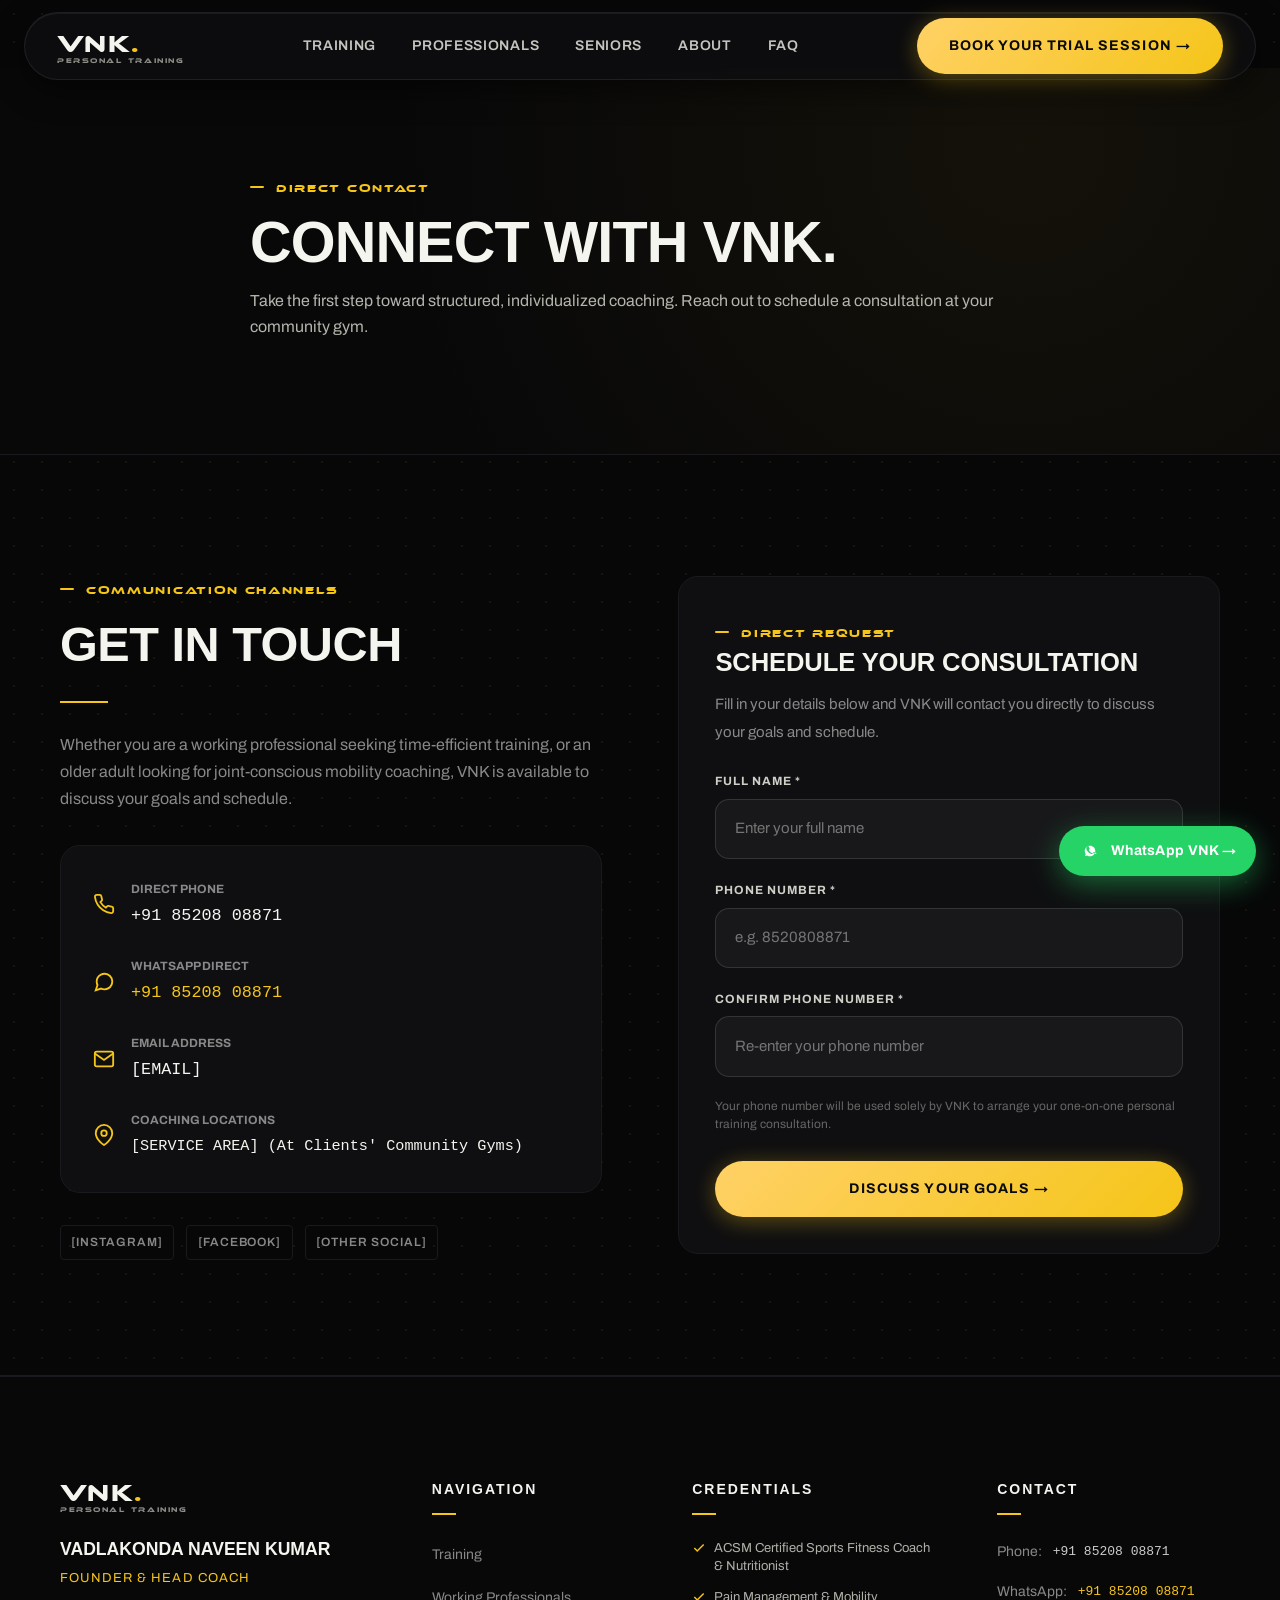
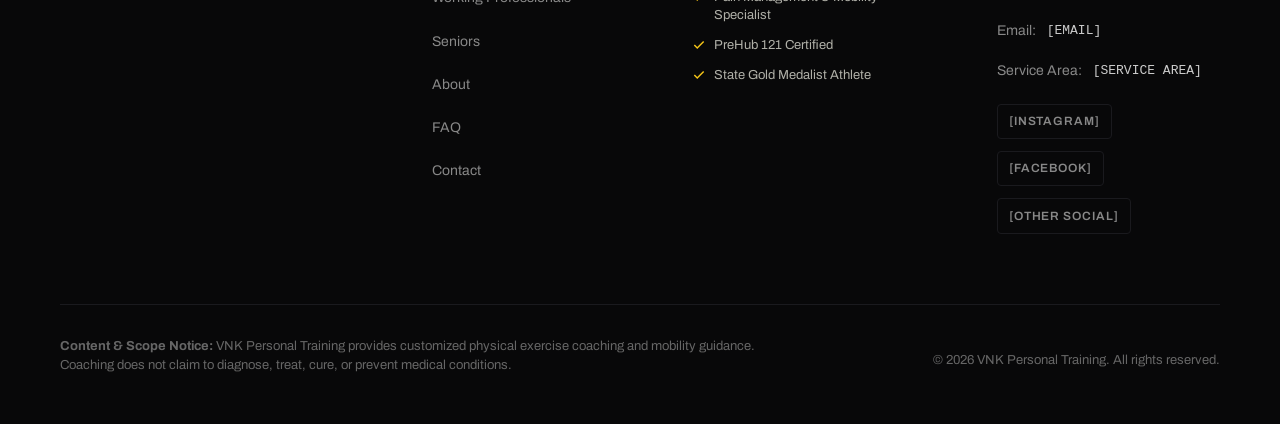
<file: contact.html>
<!DOCTYPE html>
<html lang="en">
<head>
  <meta charset="UTF-8">
  <meta name="viewport" content="width=device-width, initial-scale=1.0, viewport-fit=cover">
  <title>Contact &amp; Book Consultation | VNK Personal Training</title>
  <meta name="description" content="Get in touch with Vadlakonda Naveen Kumar (VNK) to arrange personalized one-on-one strength training at your community gym.">
  <meta name="theme-color" content="#0a0a0a">
  
    <!-- Fonts: Clash Display, Archivo -->
  <link rel="preconnect" href="https://api.fontshare.com">
  <link rel="preconnect" href="https://fonts.googleapis.com">
  <link rel="preconnect" href="https://fonts.gstatic.com" crossorigin>
  <link href="https://api.fontshare.com/v2/css?f[]=clash-display@400,500,600,700&display=swap" rel="stylesheet">
  <link href="https://fonts.googleapis.com/css2?family=Archivo:ital,wght@0,300;0,400;0,500;0,600;0,700;0,800;1,400;1,600&display=swap" rel="stylesheet">

  <!-- Styles -->
  <link rel="stylesheet" href="css/style.css">
</head>
<body>

  <!-- Site Header -->
  <header class="site-header" id="site-header">
    <div class="container header-inner">
      <a href="index.html" class="brand-logo" aria-label="VNK Personal Training Home">
        <span class="logo-main">VNK<span>.</span></span>
        <span class="logo-sub">Personal Training</span>
      </a>

      <nav class="desktop-nav" aria-label="Primary Navigation">
        <a href="personal-training.html" class="nav-link">Training</a>
        <a href="working-professionals.html" class="nav-link">Professionals</a>
        <a href="senior-strength-training.html" class="nav-link">Seniors</a>
        <a href="about.html" class="nav-link">About</a>
        <a href="faq.html" class="nav-link">FAQ</a>
      </nav>

      <div class="nav-actions">
        <button type="button" class="btn btn-primary" data-open-modal="consultation">
          Book Your Trial Session →
        </button>

        <button type="button" class="mobile-menu-btn" aria-label="Toggle navigation menu" aria-expanded="false">
          <span></span>
          <span></span>
          <span></span>
        </button>
      </div>
    </div>
  </header>

  <!-- Mobile Drawer -->
  <div class="mobile-nav-drawer" id="mobile-nav-drawer">
    <div class="mobile-nav-links">
      <a href="personal-training.html" class="mobile-nav-link">Training <span>→</span></a>
      <a href="working-professionals.html" class="mobile-nav-link">Professionals <span>→</span></a>
      <a href="senior-strength-training.html" class="mobile-nav-link">Seniors <span>→</span></a>
      <a href="about.html" class="mobile-nav-link">About <span>→</span></a>
      <a href="faq.html" class="mobile-nav-link">FAQ <span>→</span></a>
      <a href="contact.html" class="mobile-nav-link active">Contact <span>→</span></a>
    </div>
    <div class="mobile-nav-footer">
      <button type="button" class="btn btn-primary mobile-nav-cta" data-open-modal="consultation" style="width: 100%;">
        Book Your Free Trial →
      </button>
    </div>
  </div>

  <main>
    <!-- Subpage Hero -->
    <section class="subpage-hero">
      <div class="container subpage-hero-inner">
        <span class="eyebrow">Direct Contact</span>
        <h1 class="h1-hero">Connect With VNK.</h1>
        <p class="hero-supporting">
          Take the first step toward structured, individualized coaching. Reach out to schedule a consultation at your community gym.
        </p>
      </div>
    </section>

    <!-- Main Contact Grid -->
    <section class="content-block-section">
      <div class="container content-two-col">
        <!-- Col 1: Contact Details & Info -->
        <div>
          <span class="eyebrow">Communication Channels</span>
          <h2 class="h2-section">Get In Touch</h2>
          <div class="accent-line"></div>
          <p class="muted-text" style="line-height: 1.7; margin-bottom: 2rem;">
            Whether you are a working professional seeking time-efficient training, or an older adult looking for joint-conscious mobility coaching, VNK is available to discuss your goals and schedule.
          </p>

          <div style="background-color: var(--dark); border: 1px solid var(--light-gray); padding: clamp(18px, 4vw, 32px); border-radius: 20px; margin-bottom: 2rem;">
            <div style="display: flex; flex-direction: column; gap: 1.5rem;">
              <div style="display: flex; align-items: center; gap: 1rem;">
                <svg width="22" height="22" viewBox="0 0 24 24" fill="none" stroke="var(--yellow)" stroke-width="2"><path d="M22 16.92v3a2 2 0 0 1-2.18 2 19.79 19.79 0 0 1-8.63-3.07 19.5 19.5 0 0 1-6-6 19.79 19.79 0 0 1-3.07-8.67A2 2 0 0 1 4.11 2h3a2 2 0 0 1 2 1.72 12.84 12.84 0 0 0 .7 2.81 2 2 0 0 1-.45 2.11L8.09 9.91a16 16 0 0 0 6 6l1.27-1.27a2 2 0 0 1 2.11-.45 12.84 12.84 0 0 0 2.81.7A2 2 0 0 1 22 16.92z"></path></svg>
                <div>
                  <div style="font-size: 0.75rem; text-transform: uppercase; color: var(--gray); font-weight: 700;">Direct Phone</div>
                  <div style="font-family: monospace; font-size: 1.05rem; color: var(--white);">
                    <a href="tel:+918520808871" style="color: inherit;">+91 85208 08871</a>
                  </div>
                </div>
              </div>

              <div style="display: flex; align-items: center; gap: 1rem;">
                <svg width="22" height="22" viewBox="0 0 24 24" fill="none" stroke="var(--yellow)" stroke-width="2"><path d="M21 11.5a8.38 8.38 0 0 1-.9 3.8 8.5 8.5 0 0 1-7.6 4.7 8.38 8.38 0 0 1-3.8-.9L3 21l1.9-5.7a8.38 8.38 0 0 1-.9-3.8 8.5 8.5 0 0 1 4.7-7.6 8.38 8.38 0 0 1 3.8-.9h.5a8.48 8.48 0 0 1 8 8v.5z"></path></svg>
                <div>
                  <div style="font-size: 0.75rem; text-transform: uppercase; color: var(--gray); font-weight: 700;">WhatsApp Direct</div>
                  <div style="font-family: monospace; font-size: 1.05rem; color: var(--white);">
                    <a href="https://wa.me/918520808871" target="_blank" rel="noopener" style="color: var(--yellow);">+91 85208 08871</a>
                  </div>
                </div>
              </div>

              <div style="display: flex; align-items: center; gap: 1rem;">
                <svg width="22" height="22" viewBox="0 0 24 24" fill="none" stroke="var(--yellow)" stroke-width="2"><path d="M4 4h16c1.1 0 2 .9 2 2v12c0 1.1-.9 2-2 2H4c-1.1 0-2-.9-2-2V6c0-1.1.9-2 2-2z"></path><polyline points="22,6 12,13 2,6"></polyline></svg>
                <div>
                  <div style="font-size: 0.75rem; text-transform: uppercase; color: var(--gray); font-weight: 700;">Email Address</div>
                  <div style="font-family: monospace; font-size: 1.05rem; color: var(--white);">[EMAIL]</div>
                </div>
              </div>

              <div style="display: flex; align-items: center; gap: 1rem;">
                <svg width="22" height="22" viewBox="0 0 24 24" fill="none" stroke="var(--yellow)" stroke-width="2"><path d="M21 10c0 7-9 13-9 13s-9-6-9-13a9 9 0 0 1 18 0z"></path><circle cx="12" cy="10" r="3"></circle></svg>
                <div>
                  <div style="font-size: 0.75rem; text-transform: uppercase; color: var(--gray); font-weight: 700;">Coaching Locations</div>
                  <div style="font-family: monospace; font-size: 0.95rem; color: var(--white); overflow-wrap: break-word; word-break: break-word;">[SERVICE AREA] (At Clients' Community Gyms)</div>
                </div>
              </div>
            </div>
          </div>

          <div style="display: flex; flex-wrap: wrap; gap: 0.75rem;">
            <span class="social-pill">[INSTAGRAM]</span>
            <span class="social-pill">[FACEBOOK]</span>
            <span class="social-pill">[OTHER SOCIAL]</span>
          </div>
        </div>

        <!-- Col 2: Consultation Booking Form -->
        <div>
          <div style="background-color: var(--dark); border: 1px solid var(--light-gray); padding: clamp(20px, 4vw, 36px); border-radius: 20px;">
            <span class="eyebrow" style="margin-bottom: 0.5rem;">Direct Request</span>
            <h3 class="h3-card" style="margin-bottom: 0.75rem;">Schedule Your Consultation</h3>
            <p class="muted-text" style="font-size: 0.9375rem; margin-bottom: 1.5rem;">
              Fill in your details below and VNK will contact you directly to discuss your goals and schedule.
            </p>

            <form class="consultation-form">
              <div class="form-group">
                <label for="cnt-name" class="form-label">Full Name *</label>
                <input type="text" id="cnt-name" name="name" class="form-input" placeholder="Enter your full name" required>
              </div>

              <div class="form-group">
                <label for="cnt-phone" class="form-label">Phone Number *</label>
                <input type="tel" id="cnt-phone" name="phone" class="form-input" placeholder="e.g. 8520808871" required>
              </div>

              <div class="form-group">
                <label for="cnt-confirm-phone" class="form-label">Confirm Phone Number *</label>
                <input type="tel" id="cnt-confirm-phone" name="confirm_phone" class="form-input" placeholder="Re-enter your phone number" required>
                <div class="phone-mismatch-error">Phone numbers do not match. Please verify both numbers.</div>
              </div>

              <div class="form-privacy-note">
                Your phone number will be used solely by VNK to arrange your one-on-one personal training consultation.
              </div>

              <button type="submit" class="btn btn-primary" style="width: 100%; margin-top: 0.5rem;">
                Discuss Your Goals →
              </button>
            </form>
          </div>
        </div>
      </div>
    </section>
  </main>

  <!-- Footer -->
  <footer class="site-footer">
    <div class="container">
      <div class="footer-top-grid">
        <div class="footer-brand">
          <a href="index.html" class="brand-logo">
            <span class="logo-main">VNK<span>.</span></span>
            <span class="logo-sub">Personal Training</span>
          </a>
          <div class="footer-coach-meta">
            <div class="footer-coach-name">Vadlakonda Naveen Kumar</div>
            <div class="footer-coach-title">Founder &amp; Head Coach</div>
          </div>
        </div>

        <div class="footer-col">
          <div class="footer-col-heading">Navigation</div>
          <ul class="footer-links">
            <li><a href="personal-training.html">Training</a></li>
            <li><a href="working-professionals.html">Working Professionals</a></li>
            <li><a href="senior-strength-training.html">Seniors</a></li>
            <li><a href="about.html">About</a></li>
            <li><a href="faq.html">FAQ</a></li>
            <li><a href="contact.html">Contact</a></li>
          </ul>
        </div>

        <div class="footer-col">
          <div class="footer-col-heading">Credentials</div>
          <div class="footer-credentials-list">
            <div class="footer-credential-item">
              <svg width="14" height="14" viewBox="0 0 24 24" fill="none" stroke="currentColor" stroke-width="2.5"><polyline points="20 6 9 17 4 12"></polyline></svg>
              <span>ACSM Certified Sports Fitness Coach &amp; Nutritionist</span>
            </div>
            <div class="footer-credential-item">
              <svg width="14" height="14" viewBox="0 0 24 24" fill="none" stroke="currentColor" stroke-width="2.5"><polyline points="20 6 9 17 4 12"></polyline></svg>
              <span>Pain Management &amp; Mobility Specialist</span>
            </div>
            <div class="footer-credential-item">
              <svg width="14" height="14" viewBox="0 0 24 24" fill="none" stroke="currentColor" stroke-width="2.5"><polyline points="20 6 9 17 4 12"></polyline></svg>
              <span>PreHub 121 Certified</span>
            </div>
            <div class="footer-credential-item">
              <svg width="14" height="14" viewBox="0 0 24 24" fill="none" stroke="currentColor" stroke-width="2.5"><polyline points="20 6 9 17 4 12"></polyline></svg>
              <span>State Gold Medalist Athlete</span>
            </div>
          </div>
        </div>

        <div class="footer-col">
          <div class="footer-col-heading">Contact</div>
          <div class="footer-contact-list">
            <div class="footer-contact-item"><span>Phone:</span> <span class="val"><a href="tel:+918520808871" style="color: inherit;">+91 85208 08871</a></span></div>
            <div class="footer-contact-item"><span>WhatsApp:</span> <span class="val"><a href="https://wa.me/918520808871" target="_blank" rel="noopener" style="color: var(--yellow);">+91 85208 08871</a></span></div>
            <div class="footer-contact-item"><span>Email:</span> <span class="val">[EMAIL]</span></div>
            <div class="footer-contact-item"><span>Service Area:</span> <span class="val">[SERVICE AREA]</span></div>
          </div>
          <div class="footer-social-links">
            <span class="social-pill">[INSTAGRAM]</span>
            <span class="social-pill">[FACEBOOK]</span>
            <span class="social-pill">[OTHER SOCIAL]</span>
          </div>
        </div>
      </div>

      <div class="footer-bottom">
        <p class="footer-disclaimer">
          <strong>Content &amp; Scope Notice:</strong> VNK Personal Training provides customized physical exercise coaching and mobility guidance. Coaching does not claim to diagnose, treat, cure, or prevent medical conditions.
        </p>
        <div>&copy; 2026 VNK Personal Training. All rights reserved.</div>
      </div>
    </div>
  </footer>

  <aside class="mobile-sticky-cta">
    <button type="button" class="btn btn-primary" data-open-modal="consultation">Book Your Trial Session →</button>
  </aside>

  <!-- Modal -->
  <div class="modal-backdrop" id="consultation-modal" aria-hidden="true" role="dialog" aria-modal="true" aria-labelledby="modal-title">
    <div class="modal-container">
      <button type="button" class="modal-close-btn" data-close-modal aria-label="Close modal">✕</button>
      <div class="modal-header">
        <span class="eyebrow" style="margin-bottom: 0.5rem;">Start The Process</span>
        <h2 class="modal-title" id="modal-title">Book A Consultation</h2>
        <p class="modal-subtitle">Connect with Vadlakonda Naveen Kumar (VNK) to discuss personal training at your community gym.</p>
      </div>

      <form class="consultation-form">
        <div class="form-group">
          <label for="cnt-modal-name" class="form-label">Full Name *</label>
          <input type="text" id="cnt-modal-name" name="name" class="form-input" placeholder="Enter your full name" required>
        </div>
        <div class="form-group">
          <label for="cnt-modal-phone" class="form-label">Phone Number *</label>
          <input type="tel" id="cnt-modal-phone" name="phone" class="form-input" placeholder="e.g. 8520808871" required>
        </div>
        <div class="form-group">
          <label for="cnt-modal-confirm-phone" class="form-label">Confirm Phone Number *</label>
          <input type="tel" id="cnt-modal-confirm-phone" name="confirm_phone" class="form-input" placeholder="Re-enter your phone number" required>
          <div class="phone-mismatch-error">Phone numbers do not match. Please verify both numbers.</div>
        </div>
        <div class="form-privacy-note">
          Your phone number will be used solely by VNK to arrange your one-on-one personal training consultation.
        </div>
        <button type="submit" class="btn btn-primary" style="width: 100%; margin-top: 0.5rem;">Book Your Free Trial →</button>
      </form>

      <div class="modal-success-state">
        <div class="modal-success-icon">✓</div>
        <h3 class="h3-card" style="margin-bottom: 0.75rem;">Request Received</h3>
        <p class="muted-text" style="margin-bottom: 1.5rem;">Thank you! VNK has received your details and will call or WhatsApp you shortly.</p>
        <div style="margin-bottom: 1.5rem;">
          <a href="https://wa.me/918520808871" target="_blank" rel="noopener" class="whatsapp-direct-link wa-action-btn">
            <svg width="20" height="20" viewBox="0 0 24 24" fill="currentColor"><path d="M12.031 6.172c-3.181 0-5.767 2.586-5.768 5.766-.001 1.298.38 2.27 1.019 3.287l-.582 2.128 2.182-.573c.978.58 1.911.928 3.145.929 3.178 0 5.767-2.587 5.768-5.766.001-3.187-2.575-5.77-5.764-5.771zm3.392 8.244c-.144.405-.837.774-1.17.824-.312.045-.694.072-2.115-.515-1.815-.749-2.986-2.593-3.076-2.713-.09-.12-1.076-1.429-1.076-2.726 0-1.297.681-1.933.923-2.196.242-.263.53-.328.706-.328.176 0 .353.003.508.01.164.007.387-.062.605.46.226.541.77 1.882.838 2.019.068.138.113.3.023.48-.09.179-.135.29-.271.452-.136.162-.284.361-.406.485-.136.136-.277.284-.119.555.158.271.701 1.156 1.503 1.871 1.032.919 1.902 1.203 2.173 1.338.271.136.43.113.59-.072.16-.185.681-.795.862-1.068.181-.272.362-.227.608-.136.246.091 1.56.735 1.828.87.268.136.447.204.515.318.068.114.068.66-.076 1.065z"/></svg>
            <span>Message VNK On WhatsApp</span>
          </a>
        </div>
        <button type="button" class="btn btn-secondary" data-close-modal>Close Window</button>
      </div>
    </div>
  </div>
  <!-- Floating WhatsApp Action Widget (Direct Coach Line) -->
  <a href="https://wa.me/918520808871?text=Hi%20Coach%20Naveen,%20I%20would%20like%20to%20inquire%20about%201-on-1%20personal%20training%20at%20my%20community%20gym." target="_blank" rel="noopener" class="floating-whatsapp-btn" aria-label="Chat with Coach Naveen on WhatsApp">
    <svg viewBox="0 0 24 24"><path d="M12.031 6.172c-3.181 0-5.767 2.586-5.768 5.766-.001 1.298.38 2.27 1.019 3.287l-.582 2.128 2.182-.573c.978.58 1.911.928 3.145.929 3.178 0 5.767-2.587 5.768-5.766.001-3.187-2.575-5.77-5.764-5.771zm3.392 8.244c-.144.405-.837.774-1.17.824-.312.045-.694.072-2.115-.515-1.815-.749-2.986-2.593-3.076-2.713-.09-.12-1.076-1.429-1.076-2.726 0-1.297.681-1.933.923-2.196.242-.263.53-.328.706-.328.176 0 .353.003.508.01.164.007.387-.062.605.46.226.541.77 1.882.838 2.019.068.138.113.3.023.48-.09.179-.135.29-.271.452-.136.162-.284.361-.406.485-.136.136-.277.284-.119.555.158.271.701 1.156 1.503 1.871 1.032.919 1.902 1.203 2.173 1.338.271.136.43.113.59-.072.16-.185.681-.795.862-1.068.181-.272.362-.227.608-.136.246.091 1.56.735 1.828.87.268.136.447.204.515.318.068.114.068.66-.076 1.065z"/></svg>
    <span>WhatsApp VNK →</span>
  </a>

  <script src="js/main.js"></script>
</body>
</html>
</file>
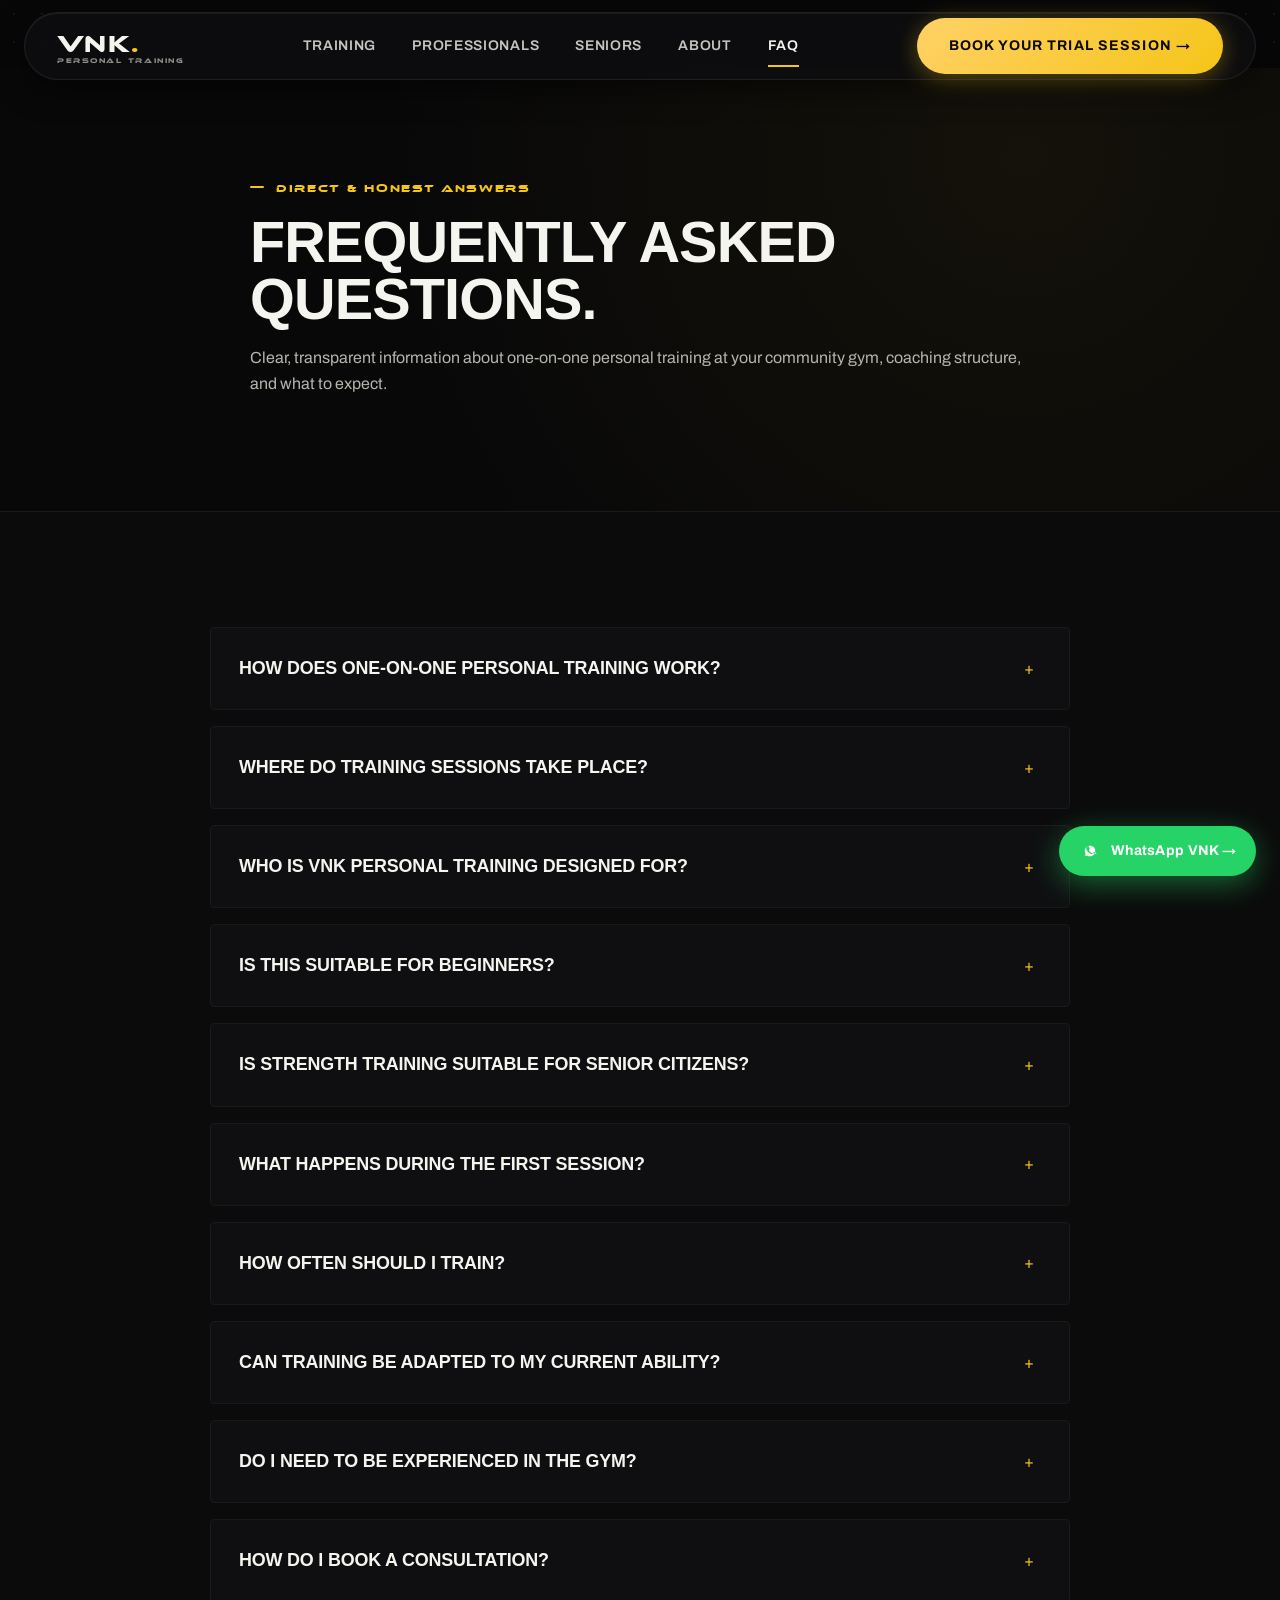
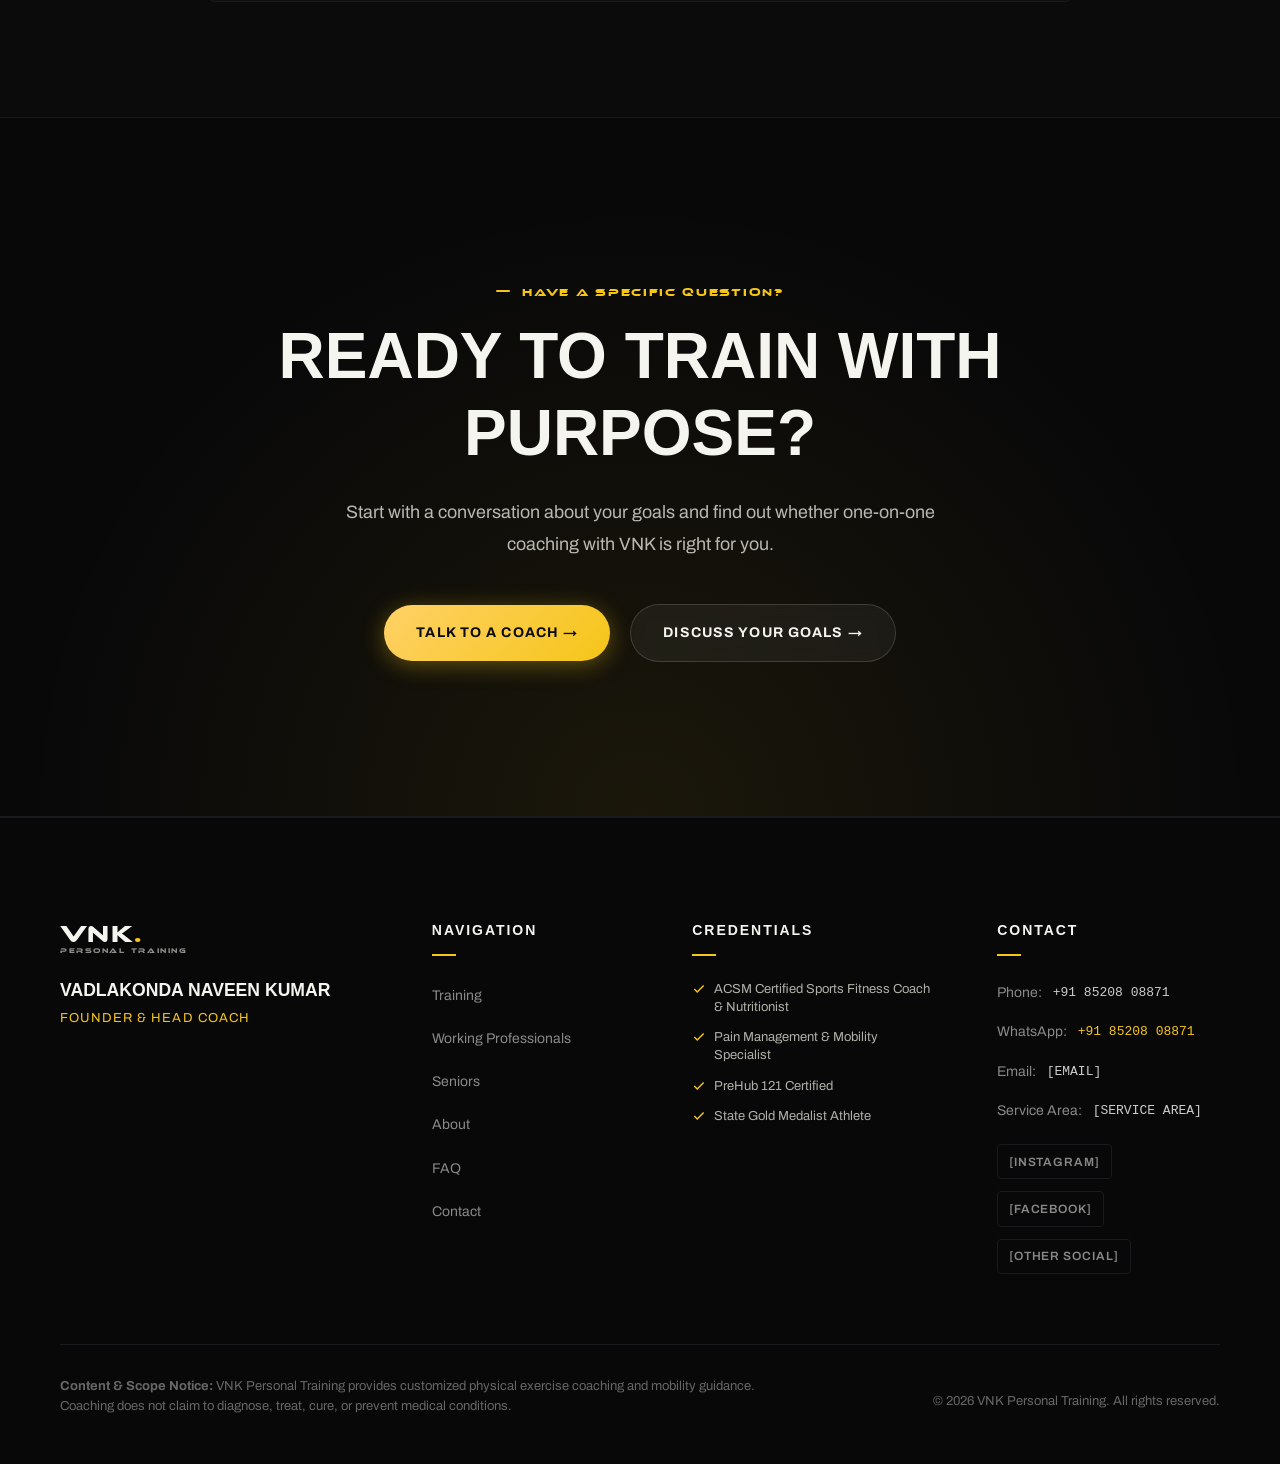
<file: faq.html>
<!DOCTYPE html>
<html lang="en">
<head>
  <meta charset="UTF-8">
  <meta name="viewport" content="width=device-width, initial-scale=1.0, viewport-fit=cover">
  <title>Frequently Asked Questions | VNK Personal Training</title>
  <meta name="description" content="Common questions and answers regarding one-on-one personal training at community gyms with Vadlakonda Naveen Kumar (VNK).">
  <meta name="theme-color" content="#0a0a0a">
  
    <!-- Fonts: Clash Display, Archivo -->
  <link rel="preconnect" href="https://api.fontshare.com">
  <link rel="preconnect" href="https://fonts.googleapis.com">
  <link rel="preconnect" href="https://fonts.gstatic.com" crossorigin>
  <link href="https://api.fontshare.com/v2/css?f[]=clash-display@400,500,600,700&display=swap" rel="stylesheet">
  <link href="https://fonts.googleapis.com/css2?family=Archivo:ital,wght@0,300;0,400;0,500;0,600;0,700;0,800;1,400;1,600&display=swap" rel="stylesheet">

  <!-- Styles -->
  <link rel="stylesheet" href="css/style.css">
</head>
<body>

  <!-- Site Header -->
  <header class="site-header" id="site-header">
    <div class="container header-inner">
      <a href="index.html" class="brand-logo" aria-label="VNK Personal Training Home">
        <span class="logo-main">VNK<span>.</span></span>
        <span class="logo-sub">Personal Training</span>
      </a>

      <nav class="desktop-nav" aria-label="Primary Navigation">
        <a href="personal-training.html" class="nav-link">Training</a>
        <a href="working-professionals.html" class="nav-link">Professionals</a>
        <a href="senior-strength-training.html" class="nav-link">Seniors</a>
        <a href="about.html" class="nav-link">About</a>
        <a href="faq.html" class="nav-link active">FAQ</a>
      </nav>

      <div class="nav-actions">
        <button type="button" class="btn btn-primary" data-open-modal="consultation">
          Book Your Trial Session →
        </button>

        <button type="button" class="mobile-menu-btn" aria-label="Toggle navigation menu" aria-expanded="false">
          <span></span>
          <span></span>
          <span></span>
        </button>
      </div>
    </div>
  </header>

  <!-- Mobile Drawer -->
  <div class="mobile-nav-drawer" id="mobile-nav-drawer">
    <div class="mobile-nav-links">
      <a href="personal-training.html" class="mobile-nav-link">Training <span>→</span></a>
      <a href="working-professionals.html" class="mobile-nav-link">Professionals <span>→</span></a>
      <a href="senior-strength-training.html" class="mobile-nav-link">Seniors <span>→</span></a>
      <a href="about.html" class="mobile-nav-link">About <span>→</span></a>
      <a href="faq.html" class="mobile-nav-link active">FAQ <span>→</span></a>
      <a href="contact.html" class="mobile-nav-link">Contact <span>→</span></a>
    </div>
    <div class="mobile-nav-footer">
      <button type="button" class="btn btn-primary mobile-nav-cta" data-open-modal="consultation" style="width: 100%;">
        Book Your Free Trial →
      </button>
    </div>
  </div>

  <main>
    <!-- Subpage Hero -->
    <section class="subpage-hero">
      <div class="container subpage-hero-inner">
        <span class="eyebrow">Direct &amp; Honest Answers</span>
        <h1 class="h1-hero">Frequently Asked Questions.</h1>
        <p class="hero-supporting">
          Clear, transparent information about one-on-one personal training at your community gym, coaching structure, and what to expect.
        </p>
      </div>
    </section>

    <!-- FAQ List Section -->
    <section class="faq-section" style="border-bottom: 1px solid var(--light-gray);">
      <div class="container">
        <div class="faq-list">
          <!-- 1 -->
          <div class="faq-item">
            <button type="button" class="faq-trigger" aria-expanded="false">
              <span class="faq-question">How does one-on-one personal training work?</span>
              <span class="faq-icon">+</span>
            </button>
            <div class="faq-answer">
              <div class="faq-answer-inner">
                One-on-one personal training begins with an initial consultation to understand your goals, training history, and lifestyle. VNK then conducts a movement assessment to design a structured strength and mobility routine specifically for you. During sessions, VNK coaches you one-on-one at your community gym, focusing on technique, pacing, safety, and appropriate progression.
              </div>
            </div>
          </div>

          <!-- 2 -->
          <div class="faq-item">
            <button type="button" class="faq-trigger" aria-expanded="false">
              <span class="faq-question">Where do training sessions take place?</span>
              <span class="faq-icon">+</span>
            </button>
            <div class="faq-answer">
              <div class="faq-answer-inner">
                Training sessions take place directly at clients' community or residential gyms. This provides the comfort and convenience of training in your own environment without having to commute to a commercial gym.
              </div>
            </div>
          </div>

          <!-- 3 -->
          <div class="faq-item">
            <button type="button" class="faq-trigger" aria-expanded="false">
              <span class="faq-question">Who is VNK Personal Training designed for?</span>
              <span class="faq-icon">+</span>
            </button>
            <div class="faq-answer">
              <div class="faq-answer-inner">
                VNK Personal Training primarily serves working professionals seeking focused, efficient strength training around busy work schedules, and senior citizens aiming to build strength, mobility, and confidence for active daily living.
              </div>
            </div>
          </div>

          <!-- 4 -->
          <div class="faq-item">
            <button type="button" class="faq-trigger" aria-expanded="false">
              <span class="faq-question">Is this suitable for beginners?</span>
              <span class="faq-icon">+</span>
            </button>
            <div class="faq-answer">
              <div class="faq-answer-inner">
                Yes. Training programs are built from the ground up based on your starting point and current ability. Beginners receive patient, step-by-step coaching on exercise technique, posture, and pacing.
              </div>
            </div>
          </div>

          <!-- 5 -->
          <div class="faq-item">
            <button type="button" class="faq-trigger" aria-expanded="false">
              <span class="faq-question">Is strength training suitable for senior citizens?</span>
              <span class="faq-icon">+</span>
            </button>
            <div class="faq-answer">
              <div class="faq-answer-inner">
                Yes. Individualized strength and mobility coaching is adapted carefully to senior adults to support balance, joint function, functional independence, and overall physical confidence.
              </div>
            </div>
          </div>

          <!-- 6 -->
          <div class="faq-item">
            <button type="button" class="faq-trigger" aria-expanded="false">
              <span class="faq-question">What happens during the first session?</span>
              <span class="faq-icon">+</span>
            </button>
            <div class="faq-answer">
              <div class="faq-answer-inner">
                The first session typically involves discussing your specific goals, reviewing your health and exercise background, assessing your movement patterns, and completing an introductory workout to gauge baseline capacity and exercise tolerance.
              </div>
            </div>
          </div>

          <!-- 7 -->
          <div class="faq-item">
            <button type="button" class="faq-trigger" aria-expanded="false">
              <span class="faq-question">How often should I train?</span>
              <span class="faq-icon">+</span>
            </button>
            <div class="faq-answer">
              <div class="faq-answer-inner">
                [ANSWER TO BE PROVIDED BY CLIENT]
              </div>
            </div>
          </div>

          <!-- 8 -->
          <div class="faq-item">
            <button type="button" class="faq-trigger" aria-expanded="false">
              <span class="faq-question">Can training be adapted to my current ability?</span>
              <span class="faq-icon">+</span>
            </button>
            <div class="faq-answer">
              <div class="faq-answer-inner">
                Yes. Individualization is the central foundation of VNK coaching. Exercise selection, load, range of motion, and volume are all calibrated to respect your current abilities and mobility.
              </div>
            </div>
          </div>

          <!-- 9 -->
          <div class="faq-item">
            <button type="button" class="faq-trigger" aria-expanded="false">
              <span class="faq-question">Do I need to be experienced in the gym?</span>
              <span class="faq-icon">+</span>
            </button>
            <div class="faq-answer">
              <div class="faq-answer-inner">
                No prior gym experience is required. VNK guides you through every movement pattern, ensuring you feel confident, comfortable, and well-coached from day one.
              </div>
            </div>
          </div>

          <!-- 10 -->
          <div class="faq-item">
            <button type="button" class="faq-trigger" aria-expanded="false">
              <span class="faq-question">How do I book a consultation?</span>
              <span class="faq-icon">+</span>
            </button>
            <div class="faq-answer">
              <div class="faq-answer-inner">
                You can book a consultation directly through the “Book a Consultation” button on this website or by contacting VNK directly via the contact options in the footer.
              </div>
            </div>
          </div>
        </div>
      </div>
    </section>

    <!-- Call to Action -->
    <section class="final-cta-section">
      <div class="container final-cta-inner">
        <span class="eyebrow" style="justify-content: center;">Have A Specific Question?</span>
        <h2 class="final-cta-title">Ready To Train With Purpose?</h2>
        <p class="final-cta-copy">
          Start with a conversation about your goals and find out whether one-on-one coaching with VNK is right for you.
        </p>
        <div class="final-cta-buttons">
          <button type="button" class="btn btn-primary" data-open-modal="consultation">
            Talk To A Coach →
          </button>
          <a href="contact.html" class="btn btn-secondary">
            Discuss Your Goals →
          </a>
        </div>
      </div>
    </section>
  </main>

  <!-- Footer -->
  <footer class="site-footer">
    <div class="container">
      <div class="footer-top-grid">
        <div class="footer-brand">
          <a href="index.html" class="brand-logo">
            <span class="logo-main">VNK<span>.</span></span>
            <span class="logo-sub">Personal Training</span>
          </a>
          <div class="footer-coach-meta">
            <div class="footer-coach-name">Vadlakonda Naveen Kumar</div>
            <div class="footer-coach-title">Founder &amp; Head Coach</div>
          </div>
        </div>

        <div class="footer-col">
          <div class="footer-col-heading">Navigation</div>
          <ul class="footer-links">
            <li><a href="personal-training.html">Training</a></li>
            <li><a href="working-professionals.html">Working Professionals</a></li>
            <li><a href="senior-strength-training.html">Seniors</a></li>
            <li><a href="about.html">About</a></li>
            <li><a href="faq.html">FAQ</a></li>
            <li><a href="contact.html">Contact</a></li>
          </ul>
        </div>

        <div class="footer-col">
          <div class="footer-col-heading">Credentials</div>
          <div class="footer-credentials-list">
            <div class="footer-credential-item">
              <svg width="14" height="14" viewBox="0 0 24 24" fill="none" stroke="currentColor" stroke-width="2.5"><polyline points="20 6 9 17 4 12"></polyline></svg>
              <span>ACSM Certified Sports Fitness Coach &amp; Nutritionist</span>
            </div>
            <div class="footer-credential-item">
              <svg width="14" height="14" viewBox="0 0 24 24" fill="none" stroke="currentColor" stroke-width="2.5"><polyline points="20 6 9 17 4 12"></polyline></svg>
              <span>Pain Management &amp; Mobility Specialist</span>
            </div>
            <div class="footer-credential-item">
              <svg width="14" height="14" viewBox="0 0 24 24" fill="none" stroke="currentColor" stroke-width="2.5"><polyline points="20 6 9 17 4 12"></polyline></svg>
              <span>PreHub 121 Certified</span>
            </div>
            <div class="footer-credential-item">
              <svg width="14" height="14" viewBox="0 0 24 24" fill="none" stroke="currentColor" stroke-width="2.5"><polyline points="20 6 9 17 4 12"></polyline></svg>
              <span>State Gold Medalist Athlete</span>
            </div>
          </div>
        </div>

        <div class="footer-col">
          <div class="footer-col-heading">Contact</div>
          <div class="footer-contact-list">
            <div class="footer-contact-item"><span>Phone:</span> <span class="val"><a href="tel:+918520808871" style="color: inherit;">+91 85208 08871</a></span></div>
            <div class="footer-contact-item"><span>WhatsApp:</span> <span class="val"><a href="https://wa.me/918520808871" target="_blank" rel="noopener" style="color: var(--yellow);">+91 85208 08871</a></span></div>
            <div class="footer-contact-item"><span>Email:</span> <span class="val">[EMAIL]</span></div>
            <div class="footer-contact-item"><span>Service Area:</span> <span class="val">[SERVICE AREA]</span></div>
          </div>
          <div class="footer-social-links">
            <span class="social-pill">[INSTAGRAM]</span>
            <span class="social-pill">[FACEBOOK]</span>
            <span class="social-pill">[OTHER SOCIAL]</span>
          </div>
        </div>
      </div>

      <div class="footer-bottom">
        <p class="footer-disclaimer">
          <strong>Content &amp; Scope Notice:</strong> VNK Personal Training provides customized physical exercise coaching and mobility guidance. Coaching does not claim to diagnose, treat, cure, or prevent medical conditions.
        </p>
        <div>&copy; 2026 VNK Personal Training. All rights reserved.</div>
      </div>
    </div>
  </footer>

  <aside class="mobile-sticky-cta">
    <button type="button" class="btn btn-primary" data-open-modal="consultation">Book Your Trial Session →</button>
  </aside>

  <!-- Modal -->
  <div class="modal-backdrop" id="consultation-modal" aria-hidden="true" role="dialog" aria-modal="true" aria-labelledby="modal-title">
    <div class="modal-container">
      <button type="button" class="modal-close-btn" data-close-modal aria-label="Close modal">✕</button>
      <div class="modal-header">
        <span class="eyebrow" style="margin-bottom: 0.5rem;">Start The Process</span>
        <h2 class="modal-title" id="modal-title">Book A Consultation</h2>
        <p class="modal-subtitle">Connect with Vadlakonda Naveen Kumar (VNK) to discuss personal training at your community gym.</p>
      </div>

      <form class="consultation-form">
        <div class="form-group">
          <label for="fq-name" class="form-label">Full Name *</label>
          <input type="text" id="fq-name" name="name" class="form-input" placeholder="Enter your full name" required>
        </div>
        <div class="form-group">
          <label for="fq-phone" class="form-label">Phone Number *</label>
          <input type="tel" id="fq-phone" name="phone" class="form-input" placeholder="e.g. 8520808871" required>
        </div>
        <div class="form-group">
          <label for="fq-confirm-phone" class="form-label">Confirm Phone Number *</label>
          <input type="tel" id="fq-confirm-phone" name="confirm_phone" class="form-input" placeholder="Re-enter your phone number" required>
          <div class="phone-mismatch-error">Phone numbers do not match. Please verify both numbers.</div>
        </div>
        <div class="form-privacy-note">
          Your phone number will be used solely by VNK to arrange your one-on-one personal training consultation.
        </div>
        <button type="submit" class="btn btn-primary" style="width: 100%; margin-top: 0.5rem;">Book Your Free Trial →</button>
      </form>

      <div class="modal-success-state">
        <div class="modal-success-icon">✓</div>
        <h3 class="h3-card" style="margin-bottom: 0.75rem;">Request Received</h3>
        <p class="muted-text" style="margin-bottom: 1.5rem;">Thank you! VNK has received your details and will call or WhatsApp you shortly.</p>
        <div style="margin-bottom: 1.5rem;">
          <a href="https://wa.me/918520808871" target="_blank" rel="noopener" class="whatsapp-direct-link wa-action-btn">
            <svg width="20" height="20" viewBox="0 0 24 24" fill="currentColor"><path d="M12.031 6.172c-3.181 0-5.767 2.586-5.768 5.766-.001 1.298.38 2.27 1.019 3.287l-.582 2.128 2.182-.573c.978.58 1.911.928 3.145.929 3.178 0 5.767-2.587 5.768-5.766.001-3.187-2.575-5.77-5.764-5.771zm3.392 8.244c-.144.405-.837.774-1.17.824-.312.045-.694.072-2.115-.515-1.815-.749-2.986-2.593-3.076-2.713-.09-.12-1.076-1.429-1.076-2.726 0-1.297.681-1.933.923-2.196.242-.263.53-.328.706-.328.176 0 .353.003.508.01.164.007.387-.062.605.46.226.541.77 1.882.838 2.019.068.138.113.3.023.48-.09.179-.135.29-.271.452-.136.162-.284.361-.406.485-.136.136-.277.284-.119.555.158.271.701 1.156 1.503 1.871 1.032.919 1.902 1.203 2.173 1.338.271.136.43.113.59-.072.16-.185.681-.795.862-1.068.181-.272.362-.227.608-.136.246.091 1.56.735 1.828.87.268.136.447.204.515.318.068.114.068.66-.076 1.065z"/></svg>
            <span>Message VNK On WhatsApp</span>
          </a>
        </div>
        <button type="button" class="btn btn-secondary" data-close-modal>Close Window</button>
      </div>
    </div>
  </div>
  <!-- Floating WhatsApp Action Widget (Direct Coach Line) -->
  <a href="https://wa.me/918520808871?text=Hi%20Coach%20Naveen,%20I%20would%20like%20to%20inquire%20about%201-on-1%20personal%20training%20at%20my%20community%20gym." target="_blank" rel="noopener" class="floating-whatsapp-btn" aria-label="Chat with Coach Naveen on WhatsApp">
    <svg viewBox="0 0 24 24"><path d="M12.031 6.172c-3.181 0-5.767 2.586-5.768 5.766-.001 1.298.38 2.27 1.019 3.287l-.582 2.128 2.182-.573c.978.58 1.911.928 3.145.929 3.178 0 5.767-2.587 5.768-5.766.001-3.187-2.575-5.77-5.764-5.771zm3.392 8.244c-.144.405-.837.774-1.17.824-.312.045-.694.072-2.115-.515-1.815-.749-2.986-2.593-3.076-2.713-.09-.12-1.076-1.429-1.076-2.726 0-1.297.681-1.933.923-2.196.242-.263.53-.328.706-.328.176 0 .353.003.508.01.164.007.387-.062.605.46.226.541.77 1.882.838 2.019.068.138.113.3.023.48-.09.179-.135.29-.271.452-.136.162-.284.361-.406.485-.136.136-.277.284-.119.555.158.271.701 1.156 1.503 1.871 1.032.919 1.902 1.203 2.173 1.338.271.136.43.113.59-.072.16-.185.681-.795.862-1.068.181-.272.362-.227.608-.136.246.091 1.56.735 1.828.87.268.136.447.204.515.318.068.114.068.66-.076 1.065z"/></svg>
    <span>WhatsApp VNK →</span>
  </a>

  <script src="js/main.js"></script>
</body>
</html>
</file>
<file: css/style.css>
/* ==========================================================================
   VNK PERSONAL TRAINING — DESIGN SYSTEM & MAIN STYLESHEET
   Brand: VNK Personal Training
   Founder & Head Coach: Vadlakonda Naveen Kumar (VNK)
   Aesthetic: Dark Editorial, Disciplined, Confident, Athletic, Minimalist
   ========================================================================== */

@import url('https://api.fontshare.com/v2/css?f[]=clash-display@400,500,600,700&display=swap');
@import url('https://fonts.googleapis.com/css2?family=Archivo:ital,wght@0,300;0,400;0,500;0,600;0,700;0,800;1,400;1,600&display=swap');

/* Ethnocentric Webfont for Brand Logo & Eyebrow Typography */
@font-face {
  font-family: 'Ethnocentric';
  font-style: normal;
  font-weight: 400;
  src: local('Ethnocentric'),
       local('Ethnocentric Rg'),
       url('../fonts/ethnocentric.woff') format('woff'),
       url('https://fonts.cdnfonts.com/s/6220/ethnocentric%20rg.woff') format('woff');
  font-display: swap;
}

@font-face {
  font-family: 'Ethnocentric Rg';
  font-style: normal;
  font-weight: 400;
  src: local('Ethnocentric Rg'),
       local('Ethnocentric'),
       url('../fonts/ethnocentric.woff') format('woff'),
       url('https://fonts.cdnfonts.com/s/6220/ethnocentric%20rg.woff') format('woff');
  font-display: swap;
}

/* --------------------------------------------------------------------------
   1. CSS VARIABLES / DESIGN TOKENS
   -------------------------------------------------------------------------- */
:root {
  --black: #080809;
  --dark: #0f0f11;
  --card-bg: #121214;
  --yellow: #f5c518;
  --yellow-dim: #c9a010;
  --white: #f5f5f0;
  --gray: #888888;
  --light-gray: #1a1a1e;
  --border-subtle: #222226;
  --border-focus: #333338;
  --font-display: 'Clash Display', -apple-system, BlinkMacSystemFont, 'Segoe UI', Roboto, sans-serif;
  --font-body: 'Archivo', -apple-system, BlinkMacSystemFont, 'Segoe UI', Roboto, sans-serif;
  --font-brand: 'Ethnocentric', 'Ethnocentric Rg', 'Clash Display', sans-serif;
  --container-max: 1240px;
  --section-pad-y: clamp(70px, 9vw, 130px);
  --transition-fast: 0.2s cubic-bezier(0.16, 1, 0.3, 1);
  --transition-normal: 0.35s cubic-bezier(0.16, 1, 0.3, 1);
  --radius-sharp: 4px;
}

/* --------------------------------------------------------------------------
   2. RESET & BASE
   -------------------------------------------------------------------------- */
*, *::before, *::after {
  box-sizing: border-box;
  margin: 0;
  padding: 0;
}

html {
  font-size: 16px;
  scroll-behavior: smooth;
  color-scheme: dark;
  -webkit-font-smoothing: antialiased;
  -moz-osx-font-smoothing: grayscale;
}

body {
  background-color: #070708;
  color: var(--white);
  font-family: var(--font-body);
  font-weight: 400;
  line-height: 1.85;
  overflow-x: hidden;
  padding-bottom: 0;
  background-image: radial-gradient(rgba(245, 197, 24, 0.07) 1px, transparent 1px);
  background-size: 28px 28px;
}

body.modal-open, body.menu-open {
  overflow: hidden;
}

img, svg {
  display: block;
  max-width: 100%;
}

a {
  color: inherit;
  text-decoration: none;
  transition: color var(--transition-fast);
}

button, input, textarea, select {
  font: inherit;
  color: inherit;
  border: none;
  background: none;
}

button {
  cursor: pointer;
}

ul, ol {
  list-style: none;
}

/* --------------------------------------------------------------------------
   3. TYPOGRAPHY & UTILITIES
   -------------------------------------------------------------------------- */
.container {
  width: 100%;
  max-width: var(--container-max);
  margin-left: auto;
  margin-right: auto;
  padding-left: clamp(20px, 4vw, 40px);
  padding-right: clamp(20px, 4vw, 40px);
}

/* Modern Live Pulsing Pill Badge (Inspired by yourtrainer.in) */
.live-pill {
  display: inline-flex;
  align-items: center;
  gap: 0.65rem;
  padding: 0.45rem 1.15rem;
  background: rgba(16, 185, 129, 0.08);
  border: 1px solid rgba(16, 185, 129, 0.28);
  border-radius: 9999px;
  font-size: 0.8125rem;
  font-weight: 600;
  letter-spacing: 0.04em;
  color: #f5f5f0;
  margin-bottom: 1rem;
  width: fit-content;
}

.pulse-dot-green {
  position: relative;
  display: inline-flex;
  width: 8px;
  height: 8px;
}

.pulse-dot-green::before {
  content: '';
  position: absolute;
  inset: 0;
  border-radius: 50%;
  background-color: #10b981;
  animation: ping 1s cubic-bezier(0, 0, 0.2, 1) infinite;
}

.pulse-dot-green::after {
  content: '';
  position: relative;
  display: inline-flex;
  width: 8px;
  height: 8px;
  border-radius: 50%;
  background-color: #10b981;
}

@keyframes ping {
  50%, 75%, 100% {
    transform: scale(2.4);
    opacity: 0;
  }
}

.eyebrow {
  display: inline-flex;
  align-items: center;
  gap: 0.75rem;
  font-family: var(--font-brand);
  font-size: 0.66rem;
  font-weight: 400;
  letter-spacing: 0.16em;
  text-transform: uppercase;
  color: var(--yellow);
  margin-bottom: 1.25rem;
  line-height: 1.3;
}

.eyebrow::before {
  content: "";
  display: inline-block;
  width: 14px;
  height: 2px;
  background-color: var(--yellow);
  border-radius: 1px;
  flex-shrink: 0;
}

/* Gold Accent Text */
.text-gradient-gold {
  color: var(--yellow);
  display: inline;
}

.hairline-divider {
  height: 1px;
  background: linear-gradient(90deg, transparent, rgba(245, 197, 24, 0.4), transparent);
  margin: 0 auto;
  width: 100%;
}

h1, h2, h3, h4, h5, h6 {
  font-family: var(--font-display);
  font-weight: 700;
  line-height: 1.2;
  letter-spacing: -0.01em;
  color: var(--white);
  text-transform: uppercase;
  overflow-wrap: break-word;
  word-break: normal;
  hyphens: auto;
}

.h1-hero {
  font-family: var(--font-display);
  font-size: clamp(2.3rem, 4.5vw, 3.9rem);
  font-weight: 700;
  line-height: 0.99;
  letter-spacing: -0.015em;
  margin-bottom: 1.1rem;
  word-break: normal;
  overflow-wrap: break-word;
}

.h2-section {
  font-family: var(--font-display);
  font-size: clamp(2.05rem, 3.8vw, 3.2rem);
  font-weight: 700;
  line-height: 1.18;
  letter-spacing: -0.01em;
  margin-bottom: 1.25rem;
}

.h3-card {
  font-family: var(--font-display);
  font-size: clamp(1.25rem, 2vw, 1.65rem);
  font-weight: 600;
  line-height: 1.25;
  letter-spacing: -0.005em;
  margin-bottom: 1rem;
}

.lead-text {
  font-family: var(--font-body);
  font-size: clamp(1.1rem, 1.4vw, 1.35rem);
  line-height: 1.8;
  color: #ebebea;
  max-width: 640px;
}

.muted-text {
  color: var(--gray);
}

/* Yellow accent line */
.accent-line {
  width: 48px;
  height: 2px;
  background-color: var(--yellow);
  margin: 1.75rem 0;
}

/* --------------------------------------------------------------------------
   4. BUTTONS & CTAS
   -------------------------------------------------------------------------- */
.btn {
  display: inline-flex;
  align-items: center;
  justify-content: center;
  gap: 0.75rem;
  padding: 0.95rem 2rem;
  font-family: var(--font-body);
  font-size: 0.875rem;
  font-weight: 700;
  letter-spacing: 0.08em;
  text-transform: uppercase;
  border-radius: 9999px;
  transition: all 0.3s cubic-bezier(0.16, 1, 0.3, 1);
  white-space: nowrap;
  position: relative;
  overflow: hidden;
}

.btn:active {
  transform: translateY(1px);
}

.btn-primary {
  background: linear-gradient(135deg, #ffd166 0%, #f5c518 100%);
  color: #0a0a0a;
  border: none;
  box-shadow: 0 4px 22px rgba(245, 197, 24, 0.35);
}

.btn-primary:hover {
  transform: translateY(-2px);
  box-shadow: 0 8px 30px rgba(245, 197, 24, 0.52);
  color: #000;
}

.btn-primary::after {
  content: "";
  position: absolute;
  top: 0;
  left: -100%;
  width: 50%;
  height: 100%;
  background: linear-gradient(90deg, transparent, rgba(255, 255, 255, 0.35), transparent);
  transform: skewX(-20deg);
  transition: left 0.75s ease;
}

.btn-primary:hover::after {
  left: 150%;
}

.btn-secondary {
  background: rgba(255, 255, 255, 0.05);
  color: var(--white);
  border: 1px solid rgba(255, 255, 255, 0.15);
  backdrop-filter: blur(8px);
}

.btn-secondary:hover {
  border-color: rgba(245, 197, 24, 0.5);
  background: rgba(245, 197, 24, 0.08);
  color: #ffffff;
  transform: translateY(-2px);
}

.btn-outline-yellow {
  background-color: transparent;
  color: var(--yellow);
  border: 1px solid var(--yellow);
}

.btn-outline-yellow:hover {
  background-color: var(--yellow);
  color: var(--black);
}

.btn-link {
  display: inline-flex;
  align-items: center;
  gap: 0.5rem;
  font-size: 0.875rem;
  font-weight: 700;
  letter-spacing: 0.1em;
  text-transform: uppercase;
  color: var(--yellow);
  padding: 0.25rem 0;
  position: relative;
}

.btn-link::after {
  content: "";
  position: absolute;
  bottom: 0;
  left: 0;
  width: 100%;
  height: 1px;
  background-color: var(--yellow);
  transform: scaleX(0);
  transform-origin: right;
  transition: transform var(--transition-normal);
}

.btn-link:hover::after {
  transform: scaleX(1);
  transform-origin: left;
}

/* --------------------------------------------------------------------------
   5. NAVIGATION / HEADER
   -------------------------------------------------------------------------- */
.site-header {
  position: sticky;
  top: 12px;
  left: 0;
  width: 100%;
  z-index: 1000;
  padding: 0 clamp(12px, 3vw, 24px);
  transition: all 0.35s ease;
}

.header-inner {
  max-width: var(--container-max);
  margin: 0 auto;
  display: flex;
  align-items: center;
  justify-content: space-between;
  height: 68px;
  padding: 0 clamp(18px, 3vw, 32px);
  background: rgba(14, 14, 16, 0.82);
  backdrop-filter: blur(20px);
  -webkit-backdrop-filter: blur(20px);
  border: 1px solid rgba(255, 255, 255, 0.08);
  border-radius: 9999px;
  box-shadow: 0 10px 30px rgba(0, 0, 0, 0.5), inset 0 1px 0 rgba(255, 255, 255, 0.06);
  transition: all 0.3s ease;
}

.site-header.scrolled .header-inner {
  background: rgba(10, 10, 10, 0.95);
  border-color: rgba(245, 197, 24, 0.25);
  box-shadow: 0 16px 40px rgba(0, 0, 0, 0.7), 0 0 25px rgba(245, 197, 24, 0.08);
}

.brand-logo {
  display: inline-flex;
  flex-direction: column;
  text-decoration: none;
  line-height: 1;
}

.brand-logo .logo-main {
  font-family: var(--font-brand);
  font-size: 1.5rem;
  font-weight: 400;
  letter-spacing: 0.06em;
  color: var(--white);
  line-height: 1;
  text-transform: uppercase;
}

.brand-logo .logo-main span {
  color: var(--yellow);
}

.brand-logo .logo-sub {
  font-family: var(--font-brand);
  font-size: 0.44rem;
  letter-spacing: 0.22em;
  text-transform: uppercase;
  color: #8e8e88;
  margin-top: 5px;
  line-height: 1;
}

.desktop-nav {
  display: flex;
  align-items: center;
  gap: 2.25rem;
}

.nav-link {
  font-size: 0.875rem;
  font-weight: 600;
  letter-spacing: 0.05em;
  text-transform: uppercase;
  color: #c5c5c0;
  position: relative;
  padding: 0.5rem 0;
}

.nav-link:hover, .nav-link.active {
  color: var(--white);
}

.nav-link::after {
  content: "";
  position: absolute;
  bottom: 0;
  left: 0;
  width: 100%;
  height: 2px;
  background-color: var(--yellow);
  transform: scaleX(0);
  transition: transform var(--transition-fast);
}

.nav-link:hover::after, .nav-link.active::after {
  transform: scaleX(1);
}

.nav-actions {
  display: flex;
  align-items: center;
  gap: 1rem;
}

.mobile-menu-btn {
  display: none;
  flex-direction: column;
  justify-content: center;
  gap: 6px;
  width: 44px;
  height: 44px;
  background: transparent;
  border: 1px solid var(--light-gray);
  border-radius: var(--radius-sharp);
  padding: 10px;
  z-index: 1100;
}

.mobile-menu-btn span {
  display: block;
  width: 100%;
  height: 2px;
  background-color: var(--white);
  transition: transform var(--transition-fast), opacity var(--transition-fast);
}

.mobile-menu-btn.active span:nth-child(1) {
  transform: translateY(8px) rotate(45deg);
}

.mobile-menu-btn.active span:nth-child(2) {
  opacity: 0;
}

.mobile-menu-btn.active span:nth-child(3) {
  transform: translateY(-8px) rotate(-45deg);
}

/* Mobile Drawer */
.mobile-nav-drawer {
  position: fixed;
  inset: 0;
  width: 100%;
  height: 100vh;
  height: 100dvh;
  background-color: var(--black);
  z-index: 1050;
  display: flex;
  flex-direction: column;
  justify-content: space-between;
  padding: clamp(80px, 12vh, 100px) clamp(20px, 5vw, 30px) max(24px, env(safe-area-inset-bottom, 24px));
  transform: translateY(-100%);
  transition: transform 0.4s cubic-bezier(0.16, 1, 0.3, 1);
  overflow-y: auto;
  -webkit-overflow-scrolling: touch;
}

.mobile-nav-drawer.open {
  transform: translateY(0);
}

.mobile-nav-links {
  display: flex;
  flex-direction: column;
  gap: 1.5rem;
}

.mobile-nav-link {
  font-family: var(--font-display);
  font-size: 1.75rem;
  font-weight: 700;
  text-transform: uppercase;
  color: var(--white);
  display: flex;
  align-items: center;
  justify-content: space-between;
  padding-bottom: 1rem;
  border-bottom: 1px solid var(--light-gray);
}

.mobile-nav-link:hover, .mobile-nav-link.active {
  color: var(--yellow);
}

.mobile-nav-footer {
  margin-top: 2rem;
  display: flex;
  flex-direction: column;
  gap: 1.25rem;
}

.mobile-nav-meta {
  font-size: 0.8125rem;
  color: var(--gray);
  line-height: 1.5;
}

/* --------------------------------------------------------------------------
   6. IMAGE PLACEHOLDER SYSTEM
   -------------------------------------------------------------------------- */
.image-placeholder {
  position: relative;
  background-color: var(--dark);
  border: 1px solid var(--light-gray);
  overflow: hidden;
  display: flex;
  flex-direction: column;
  justify-content: space-between;
  padding: 1.5rem;
  border-radius: var(--radius-sharp);
  background-image: 
    linear-gradient(rgba(26, 26, 26, 0.5) 1px, transparent 1px),
    linear-gradient(90deg, rgba(26, 26, 26, 0.5) 1px, transparent 1px);
  background-size: 32px 32px;
  transition: border-color var(--transition-fast);
}

.image-placeholder:hover {
  border-color: #2e2e2e;
}

.image-placeholder::before {
  content: "";
  position: absolute;
  inset: 0;
  background: radial-gradient(circle at 50% 50%, rgba(245, 197, 24, 0.03) 0%, transparent 70%);
  pointer-events: none;
}

.placeholder-badge {
  display: inline-flex;
  align-items: center;
  gap: 0.5rem;
  background-color: rgba(10, 10, 10, 0.85);
  border: 1px solid var(--light-gray);
  padding: 0.4rem 0.75rem;
  border-radius: var(--radius-sharp);
  font-family: var(--font-body);
  font-size: 0.6875rem;
  font-weight: 700;
  letter-spacing: 0.12em;
  text-transform: uppercase;
  color: var(--yellow);
  width: fit-content;
  z-index: 2;
}

.placeholder-badge .dot {
  width: 6px;
  height: 6px;
  background-color: var(--yellow);
  border-radius: 50%;
}

.placeholder-center {
  margin: auto 0;
  text-align: center;
  z-index: 2;
  padding: 2rem 0;
}

.placeholder-icon {
  width: 48px;
  height: 48px;
  margin: 0 auto 1rem;
  color: #333333;
}

.placeholder-title {
  font-family: var(--font-display);
  font-size: 0.9375rem;
  font-weight: 700;
  letter-spacing: 0.08em;
  text-transform: uppercase;
  color: #deded8;
  margin-bottom: 0.5rem;
}

.placeholder-dim {
  font-family: var(--font-body);
  font-size: 0.75rem;
  font-weight: 600;
  letter-spacing: 0.08em;
  color: var(--gray);
  text-transform: uppercase;
}

.placeholder-caption {
  font-size: 0.75rem;
  color: #666666;
  margin-top: 0.5rem;
}

/* Aspect ratio helper classes */
.aspect-coach-hero {
  aspect-ratio: 4 / 5;
}

.aspect-editorial-card {
  aspect-ratio: 16 / 10;
}

.aspect-gym-wide {
  aspect-ratio: 16 / 9;
}

.aspect-portrait {
  aspect-ratio: 4 / 5;
}

/* --------------------------------------------------------------------------
   6B. CINEMATIC MEDIA CARDS & HERO VISUAL (Inspired by yourtrainer.in)
   -------------------------------------------------------------------------- */
.hero-visual-card {
  position: relative;
  width: 100%;
  max-width: 400px;
  aspect-ratio: 4 / 5;
  border-radius: 24px;
  overflow: hidden;
  border: 1px solid rgba(255, 255, 255, 0.1);
  box-shadow: 0 25px 50px rgba(0, 0, 0, 0.8), 0 0 30px rgba(245, 197, 24, 0.1);
  background-color: #121212;
  margin: 0 auto;
  /* --- MOVE THE CARD --- */
  transform: translate(30px, -20px); /* (X: left/right, Y: up/down) */
}

.hero-visual-card img {
  width: 100%;
  height: 100%;
  object-fit: cover;
  display: block;
  transition: transform 0.8s cubic-bezier(0.16, 1, 0.3, 1);
}

.hero-visual-card:hover img {
  transform: scale(1.04);
}

.hero-visual-overlay {
  position: absolute;
  inset: 0;
  background: linear-gradient(to top, rgba(7, 7, 8, 0.45) 0%, transparent 55%);
  pointer-events: none;
}

.hero-top-badge {
  position: absolute;
  top: 20px;
  left: 20px;
  z-index: 4;
  display: inline-flex;
  align-items: center;
  gap: 8px;
  background: rgba(10, 10, 10, 0.85);
  backdrop-filter: blur(14px);
  -webkit-backdrop-filter: blur(14px);
  border: 1px solid rgba(245, 197, 24, 0.35);
  padding: 7px 14px;
  border-radius: 9999px;
  font-family: var(--font-brand);
  font-size: 0.56rem;
  font-weight: 400;
  letter-spacing: 0.12em;
  text-transform: uppercase;
  color: var(--yellow);
}

.hero-floating-stat {
  position: absolute;
  bottom: 20px;
  left: 18px;
  right: 18px;
  background: rgba(14, 14, 16, 0.88);
  backdrop-filter: blur(16px);
  -webkit-backdrop-filter: blur(16px);
  border: 1px solid rgba(255, 255, 255, 0.12);
  border-radius: 18px;
  padding: 16px 20px;
  display: flex;
  align-items: center;
  justify-content: space-around;
  gap: 12px;
  z-index: 4;
  box-shadow: 0 10px 30px rgba(0, 0, 0, 0.6);
}

.hero-stat-item {
  display: flex;
  flex-direction: column;
  align-items: center;
  text-align: center;
}

.hero-stat-num {
  font-family: var(--font-display);
  font-size: 1.25rem;
  font-weight: 800;
  color: var(--yellow);
  line-height: 1.1;
}

.hero-stat-label {
  font-size: 0.6875rem;
  font-weight: 600;
  text-transform: uppercase;
  letter-spacing: 0.06em;
  color: var(--gray);
  margin-top: 3px;
}

.hero-stat-divider {
  width: 1px;
  height: 28px;
  background: rgba(255, 255, 255, 0.1);
}

/* Reusable Media Card for Services, Programs, and About */
.media-card {
  position: relative;
  border-radius: 22px;
  overflow: hidden;
  background-color: #121213;
  border: 1px solid rgba(255, 255, 255, 0.08);
  transition: transform 0.4s cubic-bezier(0.16, 1, 0.3, 1), border-color 0.4s ease, box-shadow 0.4s ease;
  display: flex;
  flex-direction: column;
}

.media-card:hover {
  border-color: rgba(245, 197, 24, 0.35);
  transform: translateY(-4px);
  box-shadow: 0 20px 40px rgba(0, 0, 0, 0.6), 0 0 30px rgba(245, 197, 24, 0.1);
}

.media-card-img-wrap {
  position: relative;
  width: 100%;
  aspect-ratio: 16 / 10;
  overflow: hidden;
}

.media-card-img-wrap.aspect-tall {
  aspect-ratio: 4 / 5;
}

.media-card-img {
  width: 100%;
  height: 100%;
  object-fit: cover;
  transition: transform 0.7s cubic-bezier(0.16, 1, 0.3, 1);
  display: block;
}

.media-card:hover .media-card-img {
  transform: scale(1.06);
}

.media-card-overlay {
  position: absolute;
  inset: 0;
  background: linear-gradient(to top, rgba(14, 14, 15, 0.95) 0%, rgba(14, 14, 15, 0.3) 60%, transparent 100%);
  pointer-events: none;
}

.media-card-badge {
  position: absolute;
  top: 14px;
  left: 14px;
  z-index: 3;
  display: inline-flex;
  align-items: center;
  gap: 6px;
  background: rgba(10, 10, 10, 0.85);
  backdrop-filter: blur(10px);
  -webkit-backdrop-filter: blur(10px);
  border: 1px solid rgba(245, 197, 24, 0.3);
  padding: 5px 12px;
  border-radius: 9999px;
  font-family: var(--font-brand);
  font-size: 0.54rem;
  font-weight: 400;
  letter-spacing: 0.12em;
  text-transform: uppercase;
  color: var(--yellow);
}

.media-card-body {
  padding: 24px;
  flex: 1;
  display: flex;
  flex-direction: column;
  justify-content: space-between;
  background: #111112;
}

/* --------------------------------------------------------------------------
   7. HERO SECTION
   -------------------------------------------------------------------------- */
.hero-section {
  position: relative;
  padding-top: clamp(24px, 4vw, 48px);
  padding-bottom: clamp(30px, 5vw, 55px);
  border-bottom: 1px solid var(--light-gray);
  background: radial-gradient(circle at 85% 15%, rgba(245, 197, 24, 0.05) 0%, transparent 50%), var(--black);
}

.hero-grid {
  display: grid;
  grid-template-columns: minmax(0, 1.18fr) minmax(0, 0.82fr);
  gap: clamp(28px, 4vw, 56px);
  align-items: center;
}

.hero-content {
  min-width: 0;
  width: 100%;
  max-width: 620px;
  position: relative;
  z-index: 2;
}

.hero-visual {
  min-width: 0;
  width: 100%;
  position: relative;
  z-index: 1;
  display: flex;
  justify-content: flex-end;
  align-items: center;
}

.hero-supporting {
  font-size: clamp(1rem, 1.25vw, 1.18rem);
  line-height: 1.6;
  color: #b5b5ad;
  margin-bottom: 1.5rem;
}

.hero-ctas {
  display: flex;
  flex-wrap: wrap;
  align-items: center;
  gap: 1.25rem;
  margin-bottom: 1.5rem;
}

.hero-meta-strip {
  display: flex;
  flex-wrap: wrap;
  align-items: center;
  gap: 1.5rem;
  padding-top: 1.25rem;
  border-top: 1px solid var(--light-gray);
}

.hero-meta-item {
  display: flex;
  align-items: center;
  gap: 0.6rem;
  font-size: 0.8125rem;
  font-weight: 600;
  letter-spacing: 0.04em;
  color: var(--gray);
  text-transform: uppercase;
}

.hero-meta-item svg {
  color: var(--yellow);
  flex-shrink: 0;
}

/* --------------------------------------------------------------------------
   8. TRUST / CREDENTIAL STRIP
   -------------------------------------------------------------------------- */
.trust-strip {
  background-color: var(--dark);
  border-bottom: 1px solid var(--light-gray);
  padding: 1.75rem 0;
}

.trust-inner {
  display: flex;
  flex-wrap: wrap;
  align-items: center;
  justify-content: space-between;
  gap: 1.5rem;
}

.trust-label {
  font-family: var(--font-brand);
  font-size: 0.64rem;
  font-weight: 400;
  letter-spacing: 0.16em;
  text-transform: uppercase;
  color: #9a9a92;
  white-space: nowrap;
}

.trust-badges {
  display: flex;
  flex-wrap: wrap;
  align-items: center;
  gap: 1rem 1.75rem;
}

.credential-badge {
  display: inline-flex;
  align-items: center;
  gap: 0.65rem;
  font-family: var(--font-body);
  font-size: 0.8125rem;
  font-weight: 600;
  letter-spacing: 0.05em;
  text-transform: uppercase;
  color: var(--white);
  padding: 0.45rem 1rem;
  background-color: var(--black);
  border: 1px solid var(--light-gray);
  border-radius: 9999px;
  transition: border-color var(--transition-fast);
}

.credential-badge:hover {
  border-color: var(--yellow);
}

.credential-badge svg {
  color: var(--yellow);
  flex-shrink: 0;
}

/* --------------------------------------------------------------------------
   8B. PHOTO BANNER SECTION (CLIENTS DEMO)
   -------------------------------------------------------------------------- */
.photo-banner-section {
  width: 100%;
  height: clamp(300px, 42vw, 540px);
  background: url('../images/clients demo pic.png') center/cover no-repeat;
  border-bottom: 1px solid var(--light-gray);
  position: relative;
}

/* --------------------------------------------------------------------------
   9. POSITIONING SECTION
   -------------------------------------------------------------------------- */
.positioning-section {
  padding: var(--section-pad-y) 0;
  border-bottom: 1px solid var(--light-gray);
  background-color: var(--black);
}

.positioning-header {
  display: grid;
  grid-template-columns: 1fr 1fr;
  gap: clamp(30px, 5vw, 70px);
  align-items: end;
  margin-bottom: clamp(50px, 7vw, 90px);
}

.positioning-lead {
  font-size: clamp(1.05rem, 1.35vw, 1.25rem);
  line-height: 1.7;
  color: #c2c2bc;
  border-left: 2px solid var(--yellow);
  padding-left: 1.5rem;
}

.principles-grid {
  display: grid;
  grid-template-columns: repeat(3, 1fr);
  gap: 2rem;
}

.principle-card {
  background-color: var(--dark);
  border: 1px solid var(--light-gray);
  padding: clamp(30px, 3.5vw, 45px);
  border-radius: var(--radius-sharp);
  display: flex;
  flex-direction: column;
  transition: transform var(--transition-fast), border-color var(--transition-fast);
}

.principle-card:hover {
  border-color: #2b2b2b;
  transform: translateY(-3px);
}

.principle-number {
  font-family: var(--font-display);
  font-size: 2.25rem;
  font-weight: 800;
  color: var(--yellow);
  margin-bottom: 1.5rem;
  line-height: 1;
}

.principle-title {
  font-size: 1.35rem;
  margin-bottom: 1rem;
}

.principle-copy {
  color: var(--gray);
  font-size: 0.95rem;
  line-height: 1.65;
}

/* --------------------------------------------------------------------------
   10. AUDIENCE SECTION
   -------------------------------------------------------------------------- */
.audience-section {
  padding: var(--section-pad-y) 0;
  border-bottom: 1px solid var(--light-gray);
  background-color: #0d0d0d;
}

.section-title-wrap {
  margin-bottom: clamp(40px, 6vw, 70px);
}

.audience-grid {
  display: grid;
  grid-template-columns: 1fr 1fr;
  gap: clamp(24px, 3.5vw, 40px);
}

.audience-card {
  background-color: var(--dark);
  border: 1px solid var(--light-gray);
  border-radius: var(--radius-sharp);
  padding: clamp(32px, 4vw, 48px);
  display: flex;
  flex-direction: column;
  justify-content: space-between;
  transition: border-color var(--transition-fast);
}

.audience-card:hover {
  border-color: #2e2e2e;
}

.audience-card-top {
  margin-bottom: 2rem;
}

.audience-tag {
  display: inline-block;
  font-family: var(--font-brand);
  font-size: 0.64rem;
  font-weight: 400;
  letter-spacing: 0.15em;
  text-transform: uppercase;
  color: var(--yellow);
  margin-bottom: 1.25rem;
  line-height: 1.3;
}

.audience-headline {
  font-family: var(--font-display);
  font-size: clamp(1.4rem, 2.2vw, 1.85rem);
  font-weight: 700;
  line-height: 1.25;
  letter-spacing: -0.01em;
  margin-bottom: 1.25rem;
}

.audience-copy {
  font-family: var(--font-body);
  color: #b8b8b0;
  font-size: 1rem;
  line-height: 1.75;
  margin-bottom: 2rem;
}

.audience-card-media {
  margin-bottom: 2rem;
}

/* --------------------------------------------------------------------------
   11. TRAINING PROCESS SECTION
   -------------------------------------------------------------------------- */
.process-section {
  padding: var(--section-pad-y) 0;
  border-bottom: 1px solid var(--light-gray);
  background-color: var(--black);
}

.process-grid {
  display: grid;
  grid-template-columns: repeat(4, 1fr);
  gap: 1.5rem;
}

.process-step {
  background-color: var(--dark);
  border: 1px solid var(--light-gray);
  border-radius: var(--radius-sharp);
  padding: clamp(28px, 3vw, 40px);
  display: flex;
  flex-direction: column;
  position: relative;
  transition: border-color var(--transition-fast);
}

.process-step:hover {
  border-color: var(--yellow);
}

.process-num {
  font-family: var(--font-display);
  font-size: clamp(3.2rem, 5vw, 4.5rem);
  font-weight: 800;
  line-height: 0.9;
  color: var(--yellow);
  margin-bottom: 2rem;
}

.process-step-title {
  font-size: 1.25rem;
  margin-bottom: 1rem;
}

.process-step-copy {
  color: var(--gray);
  font-size: 0.9375rem;
  line-height: 1.6;
}

/* --------------------------------------------------------------------------
   12. COMMUNITY GYM SECTION
   -------------------------------------------------------------------------- */
.gym-section {
  padding: var(--section-pad-y) 0;
  border-bottom: 1px solid var(--light-gray);
  background-color: #0e0e0e;
}

.gym-grid {
  display: grid;
  grid-template-columns: 1fr 1fr;
  gap: clamp(40px, 6vw, 80px);
  align-items: center;
}

.gym-content {
  display: flex;
  flex-direction: column;
  justify-content: center;
}

.gym-label-pill {
  display: inline-flex;
  align-items: center;
  gap: 0.6rem;
  font-size: 0.75rem;
  font-weight: 700;
  letter-spacing: 0.16em;
  text-transform: uppercase;
  color: var(--yellow);
  background-color: var(--black);
  border: 1px solid var(--light-gray);
  padding: 0.45rem 0.9rem;
  border-radius: var(--radius-sharp);
  margin-bottom: 1.5rem;
  width: fit-content;
}

.gym-copy {
  font-size: 1.1rem;
  line-height: 1.75;
  color: #c5c5be;
  margin-bottom: 2rem;
}

.gym-features {
  display: flex;
  flex-direction: column;
  gap: 1.1rem;
  margin-bottom: 2.25rem;
}

.gym-feature-item {
  display: flex;
  align-items: flex-start;
  gap: 0.85rem;
  font-size: 0.95rem;
  color: var(--white);
}

.gym-feature-item svg {
  color: var(--yellow);
  flex-shrink: 0;
  margin-top: 3px;
}

/* --------------------------------------------------------------------------
   13. ABOUT VNK FOUNDER SECTION
   -------------------------------------------------------------------------- */
.about-section {
  padding: var(--section-pad-y) 0;
  border-bottom: 1px solid var(--light-gray);
  background-color: var(--black);
}

.about-grid {
  display: grid;
  grid-template-columns: 0.85fr 1.15fr;
  gap: clamp(40px, 6vw, 80px);
  align-items: center;
}

.about-name-title {
  margin-bottom: 1.5rem;
}

.about-subhead {
  font-size: 1.15rem;
  font-weight: 700;
  letter-spacing: 0.08em;
  text-transform: uppercase;
  color: var(--yellow);
  margin-bottom: 0.35rem;
}

.about-copy {
  font-size: 1.05rem;
  line-height: 1.75;
  color: #c7c7c0;
  margin-bottom: 2rem;
}

.about-credentials-list {
  display: flex;
  flex-direction: column;
  gap: 0.85rem;
  margin-bottom: 2.25rem;
  padding: 1.5rem;
  background-color: var(--dark);
  border: 1px solid var(--light-gray);
  border-radius: var(--radius-sharp);
}

.about-cred-item {
  display: flex;
  align-items: center;
  gap: 0.85rem;
  font-size: 0.9rem;
  font-weight: 600;
  letter-spacing: 0.04em;
  text-transform: uppercase;
  color: var(--white);
}

.about-cred-item svg {
  color: var(--yellow);
  flex-shrink: 0;
}

/* --------------------------------------------------------------------------
   14. COACHING PHILOSOPHY (STATEMENT SECTION)
   -------------------------------------------------------------------------- */
.philosophy-section {
  padding: clamp(80px, 11vw, 150px) 0;
  border-bottom: 1px solid var(--light-gray);
  background-color: #0b0b0b;
  text-align: center;
}

.philosophy-inner {
  max-width: 900px;
  margin: 0 auto;
}

.philosophy-statement {
  font-family: var(--font-display);
  font-size: clamp(2.2rem, 4.8vw, 4.2rem);
  font-weight: 800;
  line-height: 1.24;
  letter-spacing: 0;
  text-transform: uppercase;
  color: var(--white);
  margin-bottom: 2rem;
}

.philosophy-statement span {
  color: var(--yellow);
}

.philosophy-body {
  font-size: clamp(1.05rem, 1.4vw, 1.3rem);
  line-height: 1.7;
  color: #b5b5ad;
  max-width: 760px;
  margin: 0 auto;
}

/* --------------------------------------------------------------------------
   15. WHAT ONE-ON-ONE TRAINING INCLUDES
   -------------------------------------------------------------------------- */
.includes-section {
  padding: var(--section-pad-y) 0;
  border-bottom: 1px solid var(--light-gray);
  background-color: var(--black);
}

.includes-grid {
  display: grid;
  grid-template-columns: repeat(3, 1fr);
  gap: 1.75rem;
}

.include-card {
  background-color: var(--dark);
  border: 1px solid var(--light-gray);
  padding: clamp(28px, 3vw, 38px);
  border-radius: var(--radius-sharp);
  transition: border-color var(--transition-fast), transform var(--transition-fast);
}

.include-card:hover {
  border-color: #2b2b2b;
  transform: translateY(-2px);
}

.include-icon-wrap {
  width: 44px;
  height: 44px;
  display: flex;
  align-items: center;
  justify-content: center;
  background-color: var(--black);
  border: 1px solid var(--light-gray);
  border-radius: var(--radius-sharp);
  margin-bottom: 1.5rem;
  color: var(--yellow);
}

.include-title {
  font-size: 1.15rem;
  margin-bottom: 0.75rem;
}

.include-copy {
  font-size: 0.9375rem;
  color: var(--gray);
  line-height: 1.6;
}

/* --------------------------------------------------------------------------
   15B. COMPARISON MATRIX (Inspired by yourtrainer.in)
   -------------------------------------------------------------------------- */
.comparison-section {
  padding: var(--section-pad-y) 0;
  border-bottom: 1px solid var(--light-gray);
  background-color: #0b0b0c;
  position: relative;
}

.comparison-grid {
  display: grid;
  grid-template-columns: repeat(3, 1fr);
  gap: 1.5rem;
  margin-top: 3rem;
}

.comparison-card {
  background: #111113;
  border: 1px solid rgba(255, 255, 255, 0.08);
  border-radius: 20px;
  padding: 32px 26px;
  display: flex;
  flex-direction: column;
  position: relative;
  transition: all 0.35s ease;
}

.comparison-card.highlight {
  background: linear-gradient(180deg, rgba(245, 197, 24, 0.09) 0%, rgba(17, 17, 19, 0.95) 100%);
  border-color: rgba(245, 197, 24, 0.4);
  box-shadow: 0 16px 36px rgba(0, 0, 0, 0.6), 0 0 25px rgba(245, 197, 24, 0.1);
  transform: translateY(-4px);
}

.comparison-badge {
  display: inline-flex;
  align-items: center;
  align-self: flex-start;
  background: linear-gradient(135deg, #ffd166, #f5c518);
  color: #0a0a0a;
  font-family: var(--font-brand);
  font-size: 0.54rem;
  font-weight: 400;
  letter-spacing: 0.12em;
  text-transform: uppercase;
  padding: 4px 12px;
  border-radius: 9999px;
  margin-bottom: 14px;
}

.comparison-title {
  font-family: var(--font-display);
  font-size: 1.35rem;
  font-weight: 700;
  letter-spacing: -0.01em;
  margin-bottom: 8px;
}

.comparison-desc {
  font-size: 0.875rem;
  color: var(--gray);
  line-height: 1.6;
  margin-bottom: 24px;
  padding-bottom: 18px;
  border-bottom: 1px solid rgba(255, 255, 255, 0.08);
}

.comparison-features {
  display: flex;
  flex-direction: column;
  gap: 14px;
  flex: 1;
}

.comparison-item {
  display: flex;
  align-items: flex-start;
  gap: 10px;
  font-size: 0.875rem;
  line-height: 1.5;
  color: #deded8;
}

.comparison-check {
  color: var(--yellow);
  flex-shrink: 0;
  margin-top: 2px;
}

.comparison-cross {
  color: #555555;
  flex-shrink: 0;
  margin-top: 2px;
}

/* --------------------------------------------------------------------------
   16. TESTIMONIALS & RESULTS / CLIENT STORIES
   -------------------------------------------------------------------------- */
.testimonials-section {
  padding: var(--section-pad-y) 0;
  border-bottom: 1px solid var(--light-gray);
  background-color: #0e0e0e;
}

.testimonials-grid {
  display: grid;
  grid-template-columns: repeat(3, 1fr);
  gap: 2rem;
}

.testimonial-card-upgraded {
  background-color: #121214;
  border: 1px solid rgba(255, 255, 255, 0.08);
  border-radius: 20px;
  padding: 32px 28px;
  display: flex;
  flex-direction: column;
  justify-content: space-between;
  transition: all 0.35s ease;
  position: relative;
}

.testimonial-card-upgraded:hover {
  border-color: rgba(245, 197, 24, 0.35);
  transform: translateY(-4px);
  box-shadow: 0 16px 36px rgba(0, 0, 0, 0.5), 0 0 20px rgba(245, 197, 24, 0.08);
}

.testimonial-rating {
  display: flex;
  gap: 4px;
  color: var(--yellow);
  font-size: 1.1rem;
  margin-bottom: 16px;
}

.testimonial-quote-text {
  font-size: 0.975rem;
  line-height: 1.75;
  color: #deded8;
  font-style: italic;
  margin-bottom: 24px;
  flex: 1;
}

.testimonial-client-meta {
  display: flex;
  align-items: center;
  gap: 14px;
  border-top: 1px solid rgba(255, 255, 255, 0.07);
  padding-top: 18px;
}

.testimonial-avatar {
  width: 48px;
  height: 48px;
  border-radius: 50%;
  object-fit: cover;
  border: 2px solid var(--yellow);
  flex-shrink: 0;
}

.testimonial-client-info h4 {
  font-size: 0.925rem;
  font-weight: 700;
  text-transform: none;
  color: #ffffff;
  margin-bottom: 2px;
}

.testimonial-client-info span {
  font-size: 0.8125rem;
  color: var(--gray);
  display: block;
}

.community-tag {
  display: inline-flex;
  align-items: center;
  gap: 4px;
  font-size: 0.725rem;
  font-weight: 600;
  color: var(--yellow);
  background: rgba(245, 197, 24, 0.1);
  border: 1px solid rgba(245, 197, 24, 0.25);
  padding: 2px 8px;
  border-radius: 9999px;
  margin-top: 5px;
}

.testimonial-slot {
  background-color: var(--dark);
  border: 1px solid var(--light-gray);
  border-radius: var(--radius-sharp);
  padding: clamp(28px, 3.5vw, 40px);
  display: flex;
  flex-direction: column;
  justify-content: space-between;
  border-left: 2px solid var(--light-gray);
  transition: border-left-color var(--transition-fast);
}

.testimonial-slot:hover {
  border-left-color: var(--yellow);
}

.testimonial-quote {
  font-size: 1.05rem;
  line-height: 1.7;
  color: #cfcfc8;
  font-style: italic;
  margin-bottom: 2rem;
}

.testimonial-author {
  display: flex;
  align-items: center;
  gap: 0.85rem;
}

.author-placeholder-avatar {
  width: 42px;
  height: 42px;
  background-color: var(--black);
  border: 1px solid var(--light-gray);
  display: flex;
  align-items: center;
  justify-content: center;
  font-family: var(--font-display);
  font-size: 0.85rem;
  color: var(--yellow);
  font-weight: 700;
}

.author-meta .author-name {
  font-family: var(--font-body);
  font-size: 0.875rem;
  font-weight: 700;
  letter-spacing: 0.08em;
  text-transform: uppercase;
  color: var(--white);
}

.author-meta .author-sub {
  font-size: 0.75rem;
  color: var(--gray);
}

/* Stories / Case studies */
.stories-section {
  padding: var(--section-pad-y) 0;
  border-bottom: 1px solid var(--light-gray);
  background-color: var(--black);
}

.stories-grid {
  display: grid;
  grid-template-columns: 1fr 1fr;
  gap: 2rem;
}

.story-card {
  background-color: var(--dark);
  border: 1px solid var(--light-gray);
  border-radius: var(--radius-sharp);
  padding: clamp(30px, 3.5vw, 44px);
}

.story-meta-grid {
  display: grid;
  grid-template-columns: 1fr 1fr;
  gap: 1rem 1.5rem;
  margin-top: 1.5rem;
  padding-top: 1.5rem;
  border-top: 1px solid var(--light-gray);
}

.story-meta-field {
  display: flex;
  flex-direction: column;
}

.story-field-label {
  font-size: 0.6875rem;
  font-weight: 700;
  letter-spacing: 0.14em;
  text-transform: uppercase;
  color: var(--gray);
  margin-bottom: 0.25rem;
}

.story-field-value {
  font-size: 0.875rem;
  color: var(--white);
  font-weight: 500;
}

/* --------------------------------------------------------------------------
   17. FAQ ACCORDION SECTION
   -------------------------------------------------------------------------- */
.faq-section {
  padding: var(--section-pad-y) 0;
  border-bottom: 1px solid var(--light-gray);
  background-color: #0b0b0b;
}

.faq-header {
  text-align: center;
  max-width: 680px;
  margin: 0 auto clamp(40px, 6vw, 70px);
}

.faq-list {
  max-width: 860px;
  margin: 0 auto;
  display: flex;
  flex-direction: column;
  gap: 1rem;
}

.faq-item {
  background-color: var(--dark);
  border: 1px solid var(--light-gray);
  border-radius: var(--radius-sharp);
  overflow: hidden;
  transition: border-color var(--transition-fast);
}

.faq-item.active {
  border-color: #2f2f2f;
}

.faq-trigger {
  width: 100%;
  display: flex;
  align-items: center;
  justify-content: space-between;
  gap: 1.5rem;
  padding: 1.5rem 1.75rem;
  text-align: left;
  background: transparent;
  cursor: pointer;
}

.faq-question {
  font-family: var(--font-display);
  font-size: clamp(1.05rem, 1.4vw, 1.25rem);
  font-weight: 700;
  letter-spacing: -0.01em;
  color: var(--white);
  text-transform: uppercase;
  transition: color var(--transition-fast);
}

.faq-trigger:hover .faq-question,
.faq-item.active .faq-question {
  color: var(--yellow);
}

.faq-icon {
  width: 24px;
  height: 24px;
  display: flex;
  align-items: center;
  justify-content: center;
  flex-shrink: 0;
  color: var(--yellow);
  transition: transform var(--transition-normal);
}

.faq-item.active .faq-icon {
  transform: rotate(45deg);
}

.faq-answer {
  max-height: 0;
  overflow: hidden;
  transition: max-height 0.35s cubic-bezier(0.16, 1, 0.3, 1), padding 0.35s ease;
  padding: 0 1.75rem;
}

.faq-item.active .faq-answer {
  padding-bottom: 1.75rem;
}

.faq-answer-inner {
  font-size: 0.95rem;
  line-height: 1.7;
  color: #c2c2bc;
  border-top: 1px solid var(--light-gray);
  padding-top: 1.25rem;
}

/* --------------------------------------------------------------------------
   18. FINAL CTA BANNER
   -------------------------------------------------------------------------- */
.final-cta-section {
  padding: clamp(90px, 12vw, 160px) 0;
  background: radial-gradient(circle at 50% 100%, rgba(245, 197, 24, 0.08) 0%, transparent 65%), var(--black);
  border-bottom: 1px solid var(--light-gray);
  text-align: center;
}

.final-cta-inner {
  max-width: 820px;
  margin: 0 auto;
}

.final-cta-title {
  font-size: clamp(2.2rem, 5vw, 4.2rem);
  line-height: 1.2;
  letter-spacing: 0;
  margin-bottom: 1.5rem;
}

.final-cta-copy {
  font-size: clamp(1.1rem, 1.4vw, 1.3rem);
  line-height: 1.8;
  color: #b8b8b0;
  margin-bottom: 2.75rem;
  max-width: 650px;
  margin-left: auto;
  margin-right: auto;
}

.final-cta-buttons {
  display: flex;
  flex-wrap: wrap;
  align-items: center;
  justify-content: center;
  gap: 1.25rem;
}

/* --------------------------------------------------------------------------
   19. FOOTER
   -------------------------------------------------------------------------- */
.site-footer {
  background-color: var(--black);
  padding-top: clamp(60px, 8vw, 100px);
  padding-bottom: 40px;
  border-top: 1px solid var(--light-gray);
}

.footer-top-grid {
  display: grid;
  grid-template-columns: 1.4fr 0.9fr 1.1fr 1fr;
  gap: clamp(30px, 5vw, 60px);
  margin-bottom: clamp(40px, 6vw, 70px);
}

.footer-brand .brand-logo {
  margin-bottom: 1.25rem;
}

.footer-coach-meta {
  margin-bottom: 1.5rem;
}

.footer-coach-name {
  font-family: var(--font-display);
  font-size: 1.1rem;
  font-weight: 700;
  color: var(--white);
  text-transform: uppercase;
}

.footer-coach-title {
  font-size: 0.8125rem;
  color: var(--yellow);
  letter-spacing: 0.08em;
  text-transform: uppercase;
}

.footer-col-heading {
  font-family: var(--font-display);
  font-size: 0.875rem;
  font-weight: 700;
  letter-spacing: 0.14em;
  text-transform: uppercase;
  color: var(--white);
  margin-bottom: 1.5rem;
  position: relative;
  padding-bottom: 0.75rem;
}

.footer-col-heading::after {
  content: "";
  position: absolute;
  bottom: 0;
  left: 0;
  width: 24px;
  height: 2px;
  background-color: var(--yellow);
}

.footer-links {
  display: flex;
  flex-direction: column;
  gap: 0.85rem;
}

.footer-links a {
  font-size: 0.875rem;
  color: var(--gray);
  transition: color var(--transition-fast), padding-left var(--transition-fast);
}

.footer-links a:hover {
  color: var(--white);
  padding-left: 4px;
}

.footer-credentials-list {
  display: flex;
  flex-direction: column;
  gap: 0.75rem;
}

.footer-credential-item {
  font-size: 0.8125rem;
  line-height: 1.4;
  color: #b0b0a8;
  display: flex;
  align-items: flex-start;
  gap: 0.5rem;
}

.footer-credential-item svg {
  color: var(--yellow);
  flex-shrink: 0;
  margin-top: 2px;
}

.footer-contact-list {
  display: flex;
  flex-direction: column;
  gap: 0.85rem;
}

.footer-contact-item {
  display: flex;
  align-items: center;
  gap: 0.65rem;
  font-size: 0.875rem;
  color: var(--gray);
}

.footer-contact-item .val {
  color: #cccccc;
  font-family: monospace;
  font-size: 0.8125rem;
}

.footer-social-links {
  display: flex;
  flex-wrap: wrap;
  gap: 0.75rem;
  margin-top: 1.25rem;
}

.social-pill {
  font-size: 0.75rem;
  font-weight: 600;
  letter-spacing: 0.08em;
  text-transform: uppercase;
  color: var(--gray);
  border: 1px solid var(--light-gray);
  padding: 0.35rem 0.65rem;
  border-radius: var(--radius-sharp);
}

.social-pill:hover {
  border-color: var(--yellow);
  color: var(--white);
}

.footer-bottom {
  padding-top: 2rem;
  border-top: 1px solid var(--light-gray);
  display: flex;
  flex-wrap: wrap;
  align-items: center;
  justify-content: space-between;
  gap: 1rem;
  font-size: 0.8125rem;
  color: #666666;
}

.footer-disclaimer {
  max-width: 700px;
  line-height: 1.5;
  margin-bottom: 0.5rem;
}

/* --------------------------------------------------------------------------
   20. MODAL: CONSULTATION BOOKING
   -------------------------------------------------------------------------- */
.modal-backdrop {
  position: fixed;
  inset: 0;
  background-color: rgba(0, 0, 0, 0.85);
  backdrop-filter: blur(8px);
  -webkit-backdrop-filter: blur(8px);
  z-index: 2000;
  display: flex;
  align-items: center;
  justify-content: center;
  padding: clamp(16px, 3vh, 32px) clamp(12px, 3vw, 24px);
  overflow-y: auto;
  -webkit-overflow-scrolling: touch;
  opacity: 0;
  pointer-events: none;
  transition: opacity var(--transition-normal);
}

.modal-backdrop.open {
  opacity: 1;
  pointer-events: auto;
}

.modal-container {
  background: rgba(18, 18, 20, 0.95);
  backdrop-filter: blur(24px);
  -webkit-backdrop-filter: blur(24px);
  border: 1px solid rgba(255, 255, 255, 0.12);
  border-radius: 24px;
  width: 100%;
  max-width: 540px;
  margin: auto;
  max-height: calc(100dvh - 32px);
  overflow-y: auto;
  -webkit-overflow-scrolling: touch;
  padding: clamp(28px, 4vw, 44px);
  position: relative;
  transform: translateY(20px);
  transition: transform var(--transition-normal);
  box-shadow: 0 24px 60px rgba(0, 0, 0, 0.8), 0 0 40px rgba(245, 197, 24, 0.08);
}

.modal-backdrop.open .modal-container {
  transform: translateY(0);
}

.modal-close-btn {
  position: absolute;
  top: 18px;
  right: 18px;
  width: 42px;
  height: 42px;
  display: flex;
  align-items: center;
  justify-content: center;
  background-color: rgba(255, 255, 255, 0.06);
  border: 1px solid rgba(255, 255, 255, 0.1);
  border-radius: 50%;
  color: var(--gray);
  font-size: 1.15rem;
  line-height: 1;
  touch-action: manipulation;
  transition: all var(--transition-fast);
}

.modal-close-btn:hover {
  color: var(--white);
  border-color: rgba(245, 197, 24, 0.4);
  background-color: rgba(245, 197, 24, 0.1);
  transform: rotate(90deg);
}

.modal-header {
  margin-bottom: 1.5rem;
  padding-right: 48px;
}

.modal-title {
  font-size: clamp(1.5rem, 2.5vw, 2rem);
  margin-bottom: 0.5rem;
}

.modal-subtitle {
  font-size: 0.9375rem;
  color: var(--gray);
  line-height: 1.5;
}

.consultation-form {
  display: flex;
  flex-direction: column;
  gap: 1.25rem;
}

.form-row {
  display: grid;
  grid-template-columns: 1fr 1fr;
  gap: 1rem;
}

.form-group {
  display: flex;
  flex-direction: column;
  gap: 0.4rem;
}

.form-label {
  font-size: 0.75rem;
  font-weight: 700;
  letter-spacing: 0.08em;
  text-transform: uppercase;
  color: #cfcfc8;
}

.form-input, .form-select, .form-textarea {
  background-color: rgba(255, 255, 255, 0.04);
  border: 1px solid rgba(255, 255, 255, 0.12);
  border-radius: 14px;
  padding: 0.95rem 1.15rem;
  font-size: 0.9375rem;
  color: var(--white);
  transition: all var(--transition-fast);
}

.form-input:focus, .form-select:focus, .form-textarea:focus {
  outline: none;
  border-color: var(--yellow);
  background-color: rgba(255, 255, 255, 0.07);
  box-shadow: 0 0 16px rgba(245, 197, 24, 0.18);
}

.form-select option {
  background-color: var(--black);
  color: var(--white);
}

.form-textarea {
  resize: vertical;
  min-height: 100px;
}

.form-privacy-note {
  font-size: 0.75rem;
  color: #666666;
  line-height: 1.5;
}

.phone-mismatch-error {
  display: none;
  color: #ff6b6b;
  font-size: 0.8125rem;
  font-weight: 600;
  letter-spacing: 0.02em;
  margin-top: 0.25rem;
  padding: 0.4rem 0.75rem;
  background-color: rgba(255, 107, 107, 0.08);
  border: 1px solid rgba(255, 107, 107, 0.3);
  border-radius: var(--radius-sharp);
}

.phone-match-success {
  display: none;
  color: #4cd964;
  font-size: 0.8125rem;
  font-weight: 600;
  letter-spacing: 0.02em;
  margin-top: 0.25rem;
}

.form-input.input-error {
  border-color: #ff6b6b !important;
  background-color: rgba(255, 107, 107, 0.04);
}

.form-input.input-success {
  border-color: #4cd964 !important;
}

.whatsapp-direct-link {
  display: inline-flex;
  align-items: center;
  justify-content: center;
  gap: 0.6rem;
  background-color: #25D366;
  color: #000;
  font-weight: 700;
  font-size: 0.875rem;
  padding: 0.85rem 1.5rem;
  border-radius: var(--radius-sharp);
  text-transform: uppercase;
  letter-spacing: 0.06em;
  margin-top: 1rem;
  transition: background-color var(--transition-fast), transform var(--transition-fast);
}

.whatsapp-direct-link:hover {
  background-color: #20ba5a;
  color: #000;
  transform: translateY(-1px);
}

.modal-success-state {
  display: none;
  text-align: center;
  padding: 2.5rem 1rem;
}

.modal-success-icon {
  width: 56px;
  height: 56px;
  background-color: rgba(245, 197, 24, 0.12);
  border: 1px solid var(--yellow);
  border-radius: 50%;
  display: flex;
  align-items: center;
  justify-content: center;
  margin: 0 auto 1.5rem;
  color: var(--yellow);
}

/* --------------------------------------------------------------------------
   21. PERSISTENT MOBILE CTA BAR
   -------------------------------------------------------------------------- */
.mobile-sticky-cta {
  display: none;
  position: fixed;
  bottom: 0;
  left: 0;
  width: 100%;
  background-color: rgba(10, 10, 10, 0.96);
  backdrop-filter: blur(12px);
  -webkit-backdrop-filter: blur(12px);
  border-top: 1px solid var(--light-gray);
  padding: 12px 20px;
  z-index: 990;
  box-shadow: 0 -4px 20px rgba(0, 0, 0, 0.6);
}

.mobile-sticky-cta .btn {
  width: 100%;
  padding: 0.95rem 1.5rem;
}

/* --------------------------------------------------------------------------
   22. SUBPAGE HERO & CONTENT MODULES
   -------------------------------------------------------------------------- */
.subpage-hero {
  padding-top: clamp(60px, 8vw, 100px);
  padding-bottom: clamp(60px, 8vw, 90px);
  border-bottom: 1px solid var(--light-gray);
  background: radial-gradient(circle at 80% 20%, rgba(245, 197, 24, 0.05) 0%, transparent 60%), var(--black);
}

.subpage-hero-inner {
  max-width: 860px;
}

.content-block-section {
  padding: var(--section-pad-y) 0;
  border-bottom: 1px solid var(--light-gray);
}

.content-two-col {
  display: grid;
  grid-template-columns: 1fr 1fr;
  gap: clamp(40px, 6vw, 80px);
  align-items: center;
}

.content-two-col.reverse {
  direction: rtl;
}

.content-two-col.reverse > * {
  direction: ltr;
}

.check-list {
  display: flex;
  flex-direction: column;
  gap: 1rem;
  margin: 1.5rem 0;
}

.check-item {
  display: flex;
  align-items: flex-start;
  gap: 0.85rem;
  font-size: 0.95rem;
  color: #c9c9c2;
}

.check-item svg {
  color: var(--yellow);
  flex-shrink: 0;
  margin-top: 3px;
}

/* --------------------------------------------------------------------------
   23. RESPONSIVE BREAKPOINTS
   -------------------------------------------------------------------------- */
@media (max-width: 1080px) {
  .hero-grid {
    grid-template-columns: 1fr;
    gap: 48px;
  }

  .hero-content {
    max-width: 100%;
  }

  .hero-visual {
    justify-content: center;
  }

  .hero-visual-card {
    max-width: 440px;
  }
  
  .principles-grid {
    grid-template-columns: 1fr;
  }

  .process-grid {
    grid-template-columns: repeat(2, 1fr);
  }

  .includes-grid {
    grid-template-columns: repeat(2, 1fr);
  }

  .testimonials-grid {
    grid-template-columns: 1fr;
  }

  .footer-top-grid {
    grid-template-columns: 1fr 1fr;
    gap: 40px;
  }
}

@media (max-width: 860px) {
  .site-header {
    top: 8px;
    padding: 0 12px;
  }

  .header-inner {
    height: 60px;
    padding: 0 16px;
  }

  .brand-logo .logo-main {
    font-size: 1.3rem;
  }

  .brand-logo .logo-sub {
    font-size: 0.38rem;
  }

  .desktop-nav, .nav-actions .btn {
    display: none;
  }

  .mobile-menu-btn {
    display: flex;
    width: 42px;
    height: 42px;
  }

  .mobile-nav-drawer {
    padding: 85px 24px 32px;
    background-color: rgba(9, 9, 10, 0.98);
    backdrop-filter: blur(24px);
    -webkit-backdrop-filter: blur(24px);
  }

  .mobile-nav-link {
    font-size: 1.45rem;
    padding-bottom: 0.85rem;
  }

  .hero-grid {
    grid-template-columns: minmax(0, 1fr);
    gap: 36px;
  }

  .hero-visual {
    justify-content: center;
    width: 100%;
  }

  .hero-visual-card {
    transform: none;
    margin: 0 auto;
  }

  .positioning-header {
    grid-template-columns: 1fr;
    gap: 20px;
  }

  .audience-grid {
    grid-template-columns: 1fr;
  }

  .gym-grid {
    grid-template-columns: 1fr;
    gap: 40px;
  }

  .about-grid {
    grid-template-columns: 1fr;
    gap: 40px;
  }

  .content-two-col {
    grid-template-columns: 1fr;
    gap: 40px;
  }

  .content-two-col.reverse {
    direction: ltr;
  }

  .stories-grid {
    grid-template-columns: 1fr;
  }

  .mobile-sticky-cta {
    display: block;
  }

  body {
    padding-bottom: 84px;
  }
}

@media (max-width: 600px) {
  :root {
    --section-pad-y: 56px;
  }

  .container {
    padding-left: 18px;
    padding-right: 18px;
  }

  .btn {
    white-space: normal;
    text-align: center;
    padding: 0.85rem 1.25rem;
    font-size: 0.84rem;
    letter-spacing: 0.05em;
    max-width: 100%;
  }

  .hero-section {
    padding-top: 24px;
    padding-bottom: 44px;
  }

  .live-pill {
    font-size: 0.72rem;
    padding: 6px 12px;
    gap: 6px;
    max-width: 100%;
    white-space: normal;
    line-height: 1.35;
    margin-bottom: 1.25rem;
  }

  .h1-hero {
    font-size: clamp(2rem, 8.8vw, 2.75rem);
    line-height: 1.14;
    letter-spacing: -0.015em;
    margin-bottom: 1.25rem;
  }

  .hero-supporting {
    font-size: 0.95rem;
    line-height: 1.68;
    margin-bottom: 1.75rem;
    color: #b8b8b0;
  }

  .hero-ctas {
    flex-direction: column;
    align-items: stretch;
    gap: 12px;
    margin-bottom: 2rem;
    width: 100%;
  }

  .hero-ctas .btn {
    width: 100%;
    min-height: 52px;
  }

  .hero-meta-strip {
    flex-direction: column;
    align-items: flex-start;
    gap: 12px;
    padding-top: 1.5rem;
  }

  .hero-meta-item {
    font-size: 0.78rem;
  }

  .hero-visual-card {
    max-width: 100%;
    border-radius: 20px;
    aspect-ratio: 4 / 5;
  }

  .hero-top-badge {
    top: 12px;
    left: 12px;
    padding: 6px 12px;
    font-size: 0.52rem;
    letter-spacing: 0.1em;
    max-width: calc(100% - 24px);
  }

  .hero-top-badge span:last-child {
    overflow: hidden;
    text-overflow: ellipsis;
    white-space: nowrap;
    min-width: 0;
  }

  .trust-strip {
    padding: 1.5rem 0;
  }

  .trust-inner {
    flex-direction: column;
    align-items: center;
    text-align: center;
    gap: 12px;
  }

  .trust-label {
    font-size: 0.6rem;
    white-space: normal;
    text-align: center;
  }

  .trust-badges {
    justify-content: center;
    gap: 8px 10px;
  }

  .credential-badge {
    font-size: 0.72rem;
    padding: 5px 12px;
    max-width: 100%;
    white-space: normal;
    text-align: center;
  }

  .eyebrow {
    font-size: 0.62rem;
    margin-bottom: 0.85rem;
  }

  .h2-section {
    font-size: clamp(1.75rem, 7vw, 2.4rem);
    line-height: 1.2;
    margin-bottom: 1rem;
  }

  .positioning-header {
    grid-template-columns: 1fr;
    gap: 16px;
    margin-bottom: 32px;
  }

  .positioning-lead {
    font-size: 0.95rem;
    padding-left: 1rem;
    line-height: 1.65;
  }

  .principles-grid,
  .audience-grid,
  .comparison-grid,
  .process-grid,
  .includes-grid,
  .testimonials-grid,
  .stories-grid,
  .gym-grid,
  .about-grid,
  .content-two-col {
    grid-template-columns: minmax(0, 1fr);
    gap: 18px;
  }

  .audience-card,
  .principle-card,
  .comparison-card,
  .process-step,
  .include-card,
  .testimonial-card-upgraded,
  .testimonial-slot,
  .story-card {
    min-width: 0;
    max-width: 100%;
    padding: 22px 18px;
    border-radius: 20px;
  }

  .audience-tag {
    font-size: 0.58rem;
    margin-bottom: 0.85rem;
  }

  .audience-headline {
    font-size: clamp(1.2rem, 5.5vw, 1.35rem);
    margin-bottom: 0.85rem;
    overflow-wrap: break-word;
  }

  .audience-copy {
    font-size: 0.92rem;
    line-height: 1.65;
    margin-bottom: 1.5rem;
  }

  .audience-card-media {
    margin-bottom: 1.5rem;
  }

  .principle-title {
    font-size: clamp(1.15rem, 5vw, 1.35rem);
    hyphens: auto;
    overflow-wrap: break-word;
  }

  .gym-label-pill {
    font-size: 0.65rem;
    padding: 6px 12px;
    gap: 6px;
    max-width: 100%;
    white-space: normal;
    line-height: 1.35;
    margin-bottom: 1.25rem;
  }

  .comparison-grid {
    grid-template-columns: 1fr;
    gap: 18px;
    margin-top: 1.75rem;
  }

  .footer-top-grid {
    grid-template-columns: 1fr;
    gap: 32px;
  }

  .form-row {
    grid-template-columns: 1fr;
  }

  .story-meta-grid {
    grid-template-columns: 1fr;
  }

  .final-cta-buttons {
    flex-direction: column;
    align-items: stretch;
    gap: 12px;
  }

  .final-cta-buttons .btn {
    width: 100%;
    min-height: 52px;
  }

  .modal-backdrop {
    padding: 12px 10px;
    align-items: center;
    overflow-y: auto;
    -webkit-overflow-scrolling: touch;
  }

  .modal-container {
    padding: 24px 18px 20px;
    border-radius: 20px;
    max-height: calc(100dvh - 24px);
    width: 100%;
    margin: auto;
  }

  .modal-header {
    padding-right: 44px;
    margin-bottom: 1.25rem;
  }

  .modal-title {
    font-size: clamp(1.3rem, 5.5vw, 1.55rem);
    line-height: 1.2;
    overflow-wrap: break-word;
  }

  .modal-close-btn {
    top: 14px;
    right: 14px;
    width: 42px;
    height: 42px;
    font-size: 1.15rem;
    touch-action: manipulation;
  }

  .form-input, .form-select, .form-textarea {
    font-size: 16px; /* Prevents auto-zoom on iOS */
    padding: 13px 16px;
    border-radius: 12px;
  }

  .mobile-sticky-cta {
    padding: 10px 16px calc(10px + env(safe-area-inset-bottom, 0px));
  }

  .mobile-sticky-cta .btn {
    min-height: 50px;
    font-size: 0.875rem;
    box-shadow: 0 4px 20px rgba(245, 197, 24, 0.4);
  }

  .floating-whatsapp-btn {
    bottom: 84px;
    right: 12px;
    padding: 9px 15px;
    font-size: 0.78rem;
    gap: 8px;
  }

  .floating-whatsapp-btn svg {
    width: 19px;
    height: 19px;
  }

  .philosophy-statement {
    font-size: clamp(1.65rem, 6.8vw, 2.25rem);
    line-height: 1.25;
  }

  .process-num {
    font-size: 2.5rem;
  }

  .principle-number {
    font-size: 1.85rem;
    margin-bottom: 0.75rem;
  }

  .faq-question {
    font-size: 1.05rem;
    line-height: 1.35;
  }
}

@media (max-width: 380px) {
  .brand-logo .logo-main {
    font-size: 1.15rem;
  }

  .btn {
    padding: 0.8rem 1rem;
    font-size: 0.8rem;
    letter-spacing: 0.03em;
  }

  .h1-hero {
    font-size: 1.85rem;
  }

  .container {
    padding-left: 14px;
    padding-right: 14px;
  }

  .audience-card,
  .principle-card,
  .comparison-card,
  .process-step,
  .include-card,
  .testimonial-card-upgraded,
  .testimonial-slot,
  .story-card {
    padding: 20px 14px;
  }

  .modal-container {
    padding: 20px 14px 18px;
  }
}

/* Hide floating actions when modal or menu drawer is open */
body.modal-open .floating-whatsapp-btn,
body.menu-open .floating-whatsapp-btn,
body.modal-open .mobile-sticky-cta,
body.menu-open .mobile-sticky-cta {
  opacity: 0 !important;
  visibility: hidden !important;
  pointer-events: none !important;
}

/* Fast touch response without 300ms mobile delay */
a, button, input, select, textarea {
  touch-action: manipulation;
}

/* --------------------------------------------------------------------------
   21. FLOATING WHATSAPP PILL (DIRECT CONTACT)
   -------------------------------------------------------------------------- */
.floating-whatsapp-btn {
  position: fixed;
  bottom: 24px;
  right: 24px;
  z-index: 999;
  display: inline-flex;
  align-items: center;
  gap: 10px;
  background: #25D366;
  color: #ffffff;
  font-family: var(--font-body);
  font-size: 0.875rem;
  font-weight: 700;
  letter-spacing: 0.02em;
  padding: 12px 20px;
  border-radius: 9999px;
  box-shadow: 0 8px 30px rgba(37, 211, 102, 0.45);
  transition: transform 0.3s ease, box-shadow 0.3s ease;
  text-decoration: none;
}

.floating-whatsapp-btn:hover {
  transform: translateY(-3px) scale(1.02);
  box-shadow: 0 12px 36px rgba(37, 211, 102, 0.65);
  color: #ffffff;
}

.floating-whatsapp-btn svg {
  width: 22px;
  height: 22px;
  fill: currentColor;
  flex-shrink: 0;
}

@media (max-width: 768px) {
  .floating-whatsapp-btn {
    bottom: 84px;
    right: 16px;
    padding: 10px 16px;
    font-size: 0.8125rem;
  }
}
</file>
